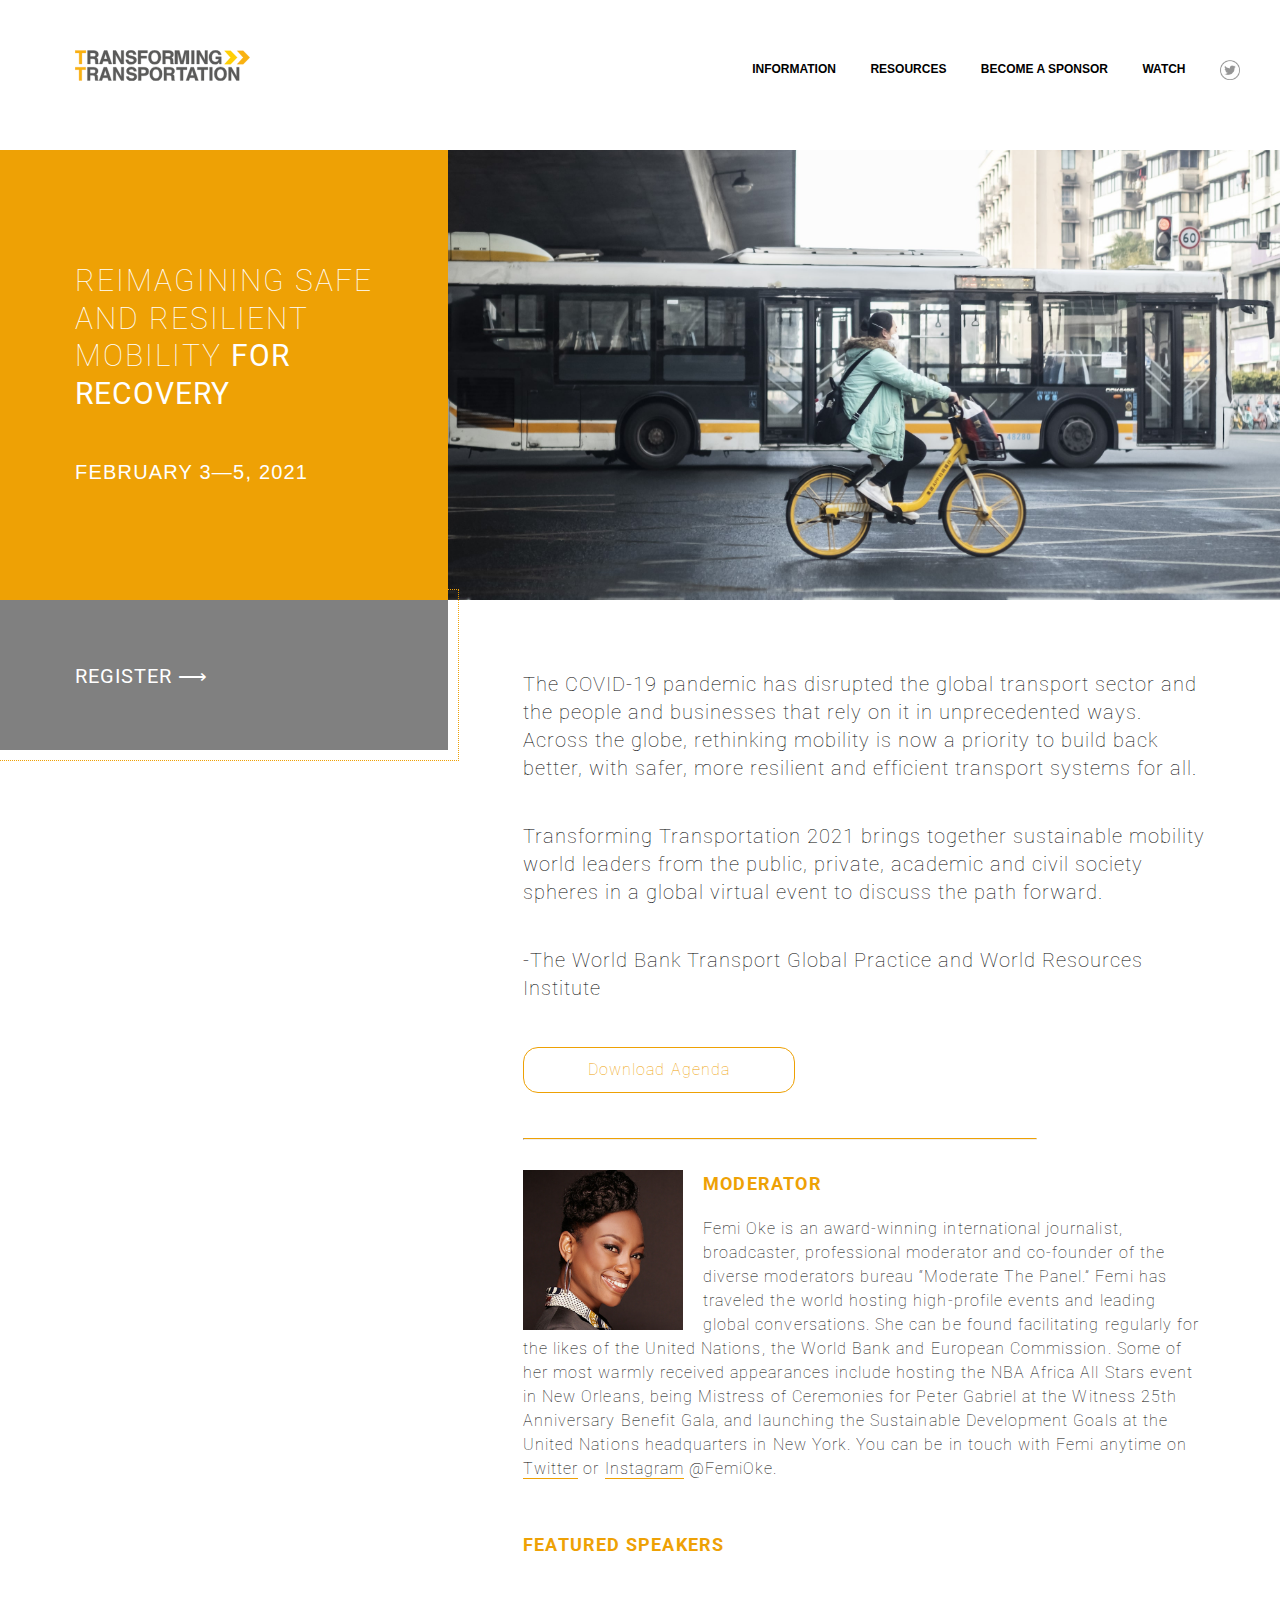
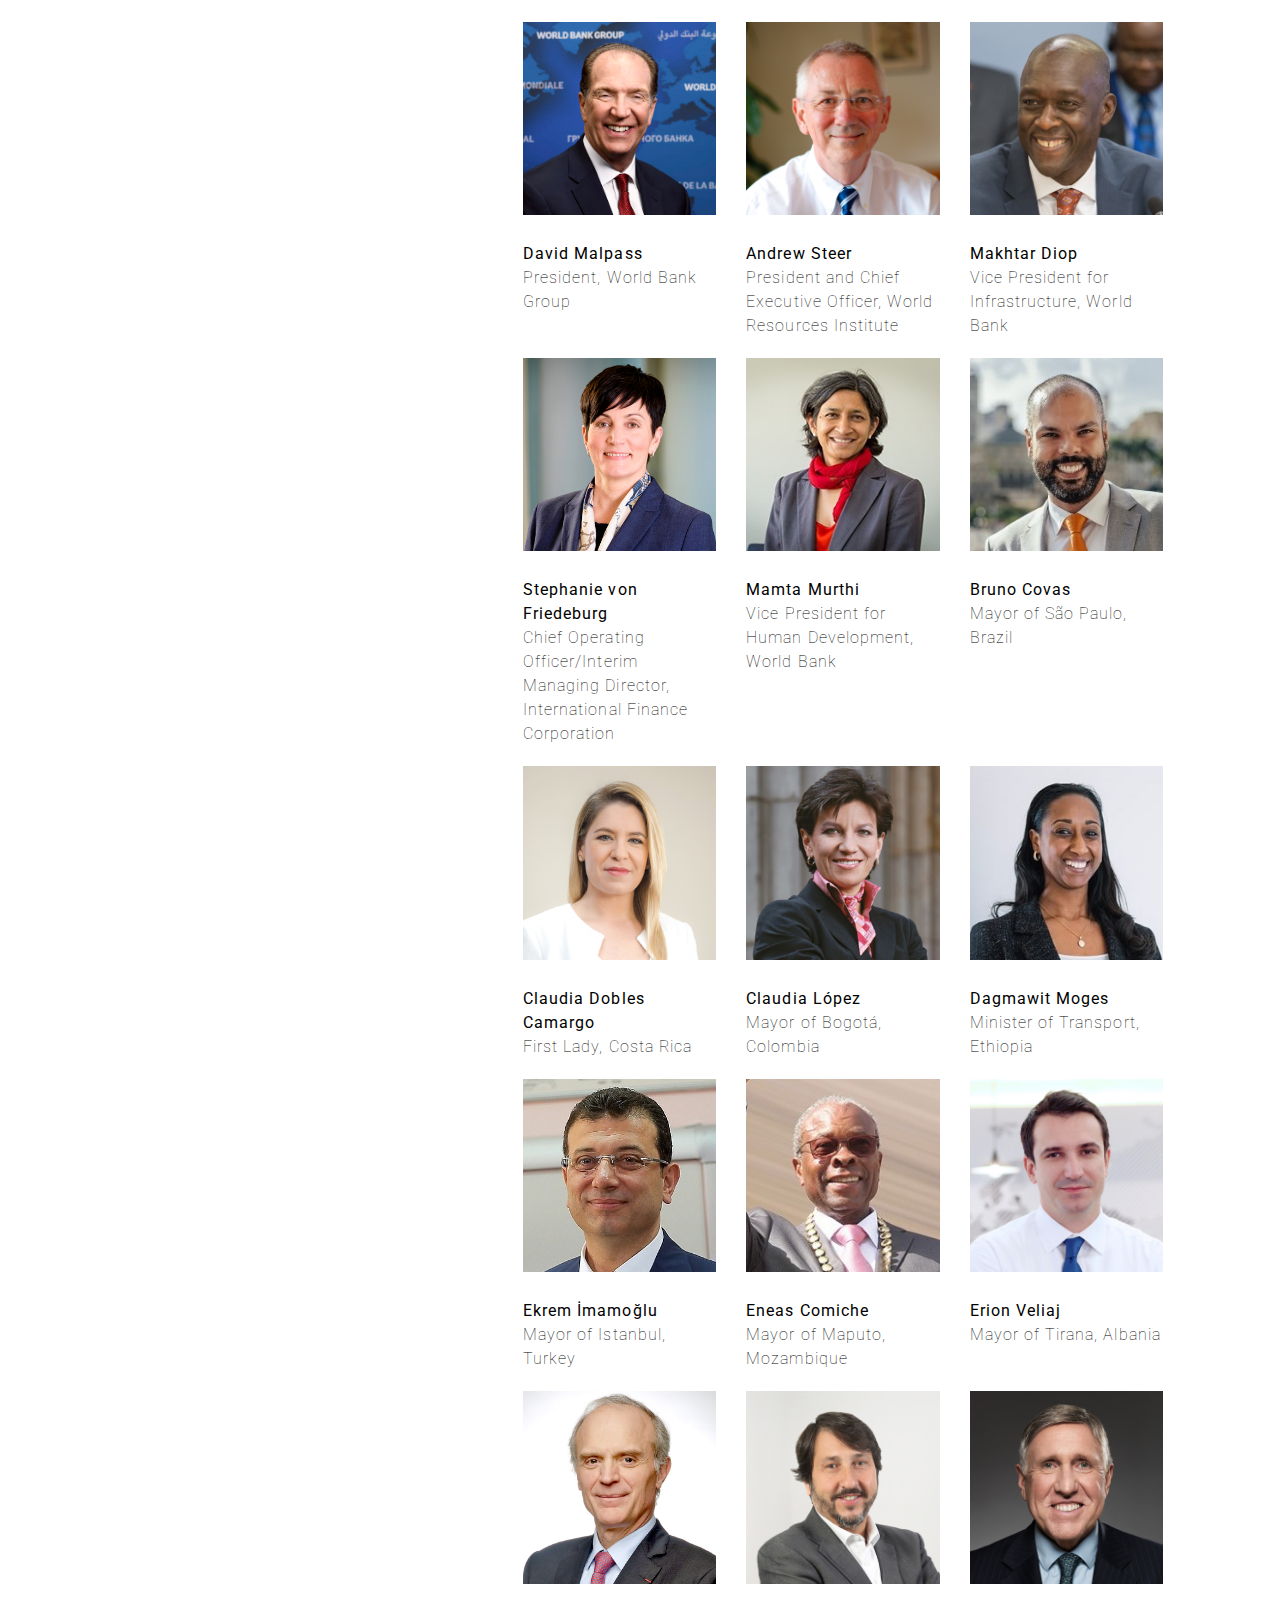
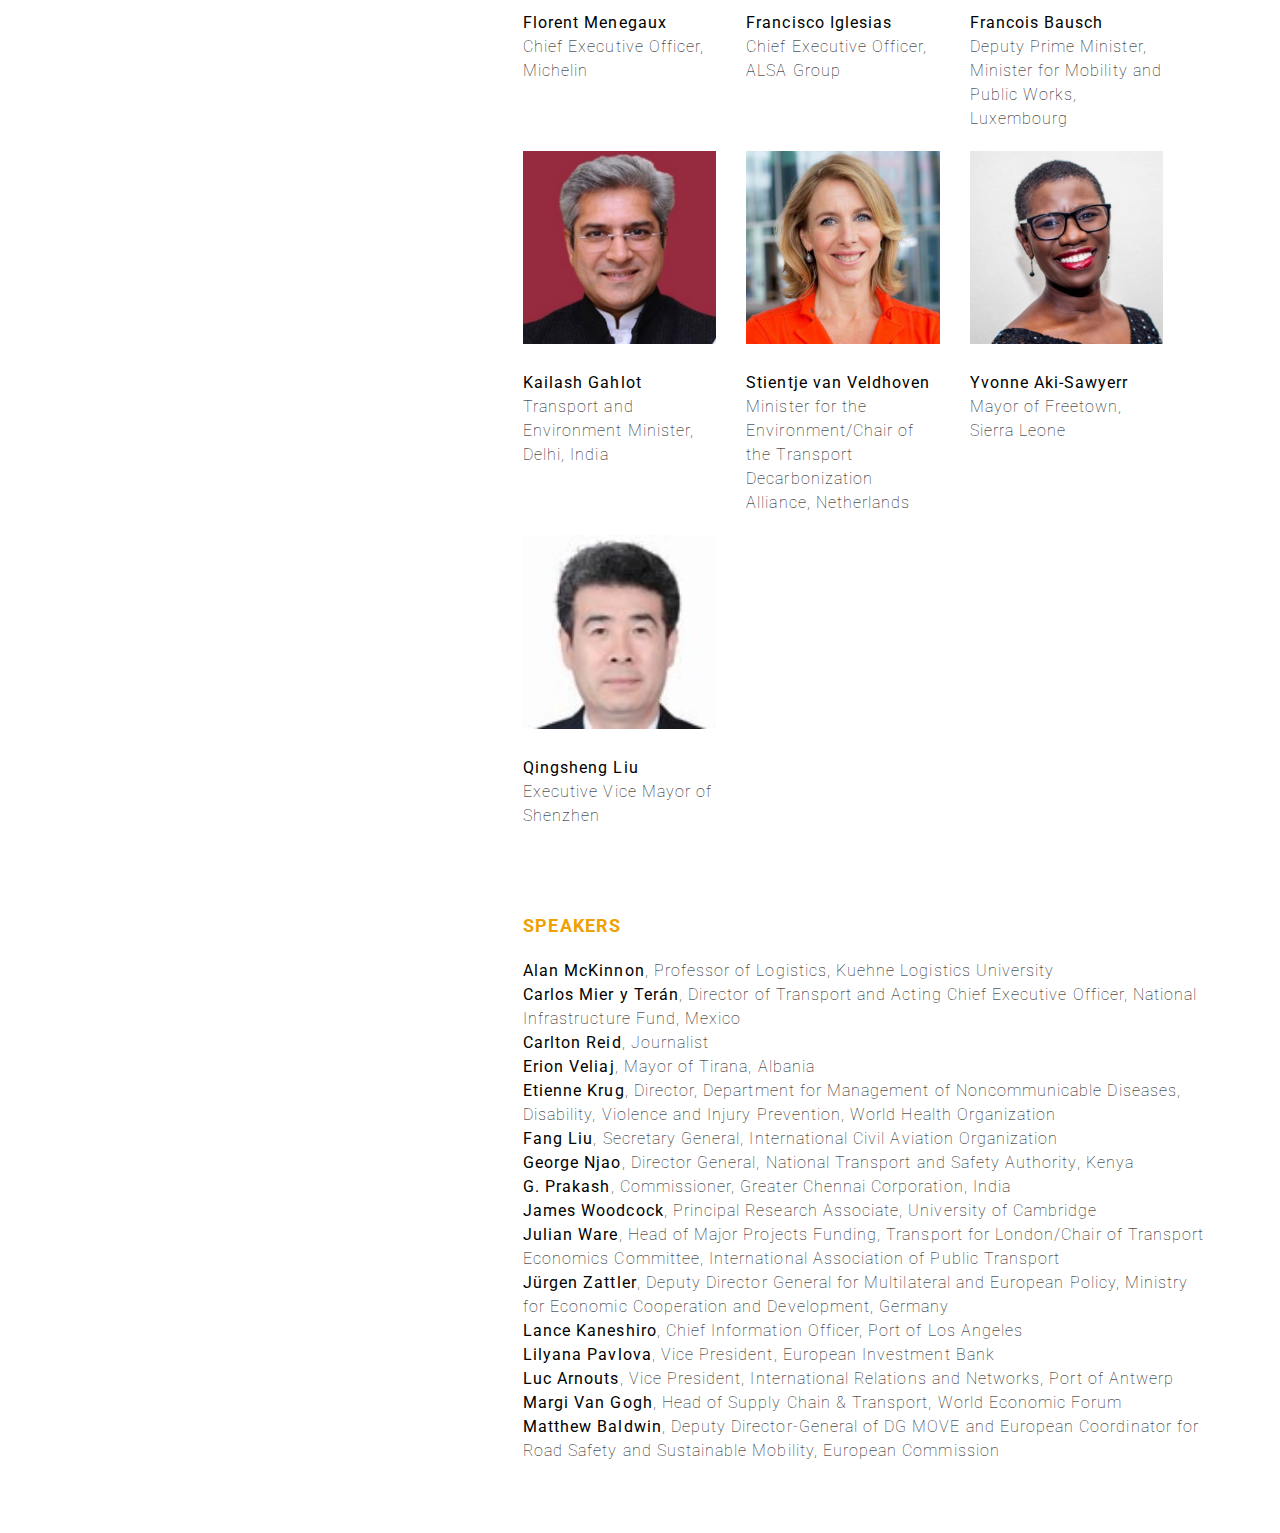
<file: transforming-transportation/index.html>
<!DOCTYPE html>
<html lang="en">
<head>

<!-- Global site tag (gtag.js) - Google Analytics -->
<script async src="https://www.googletagmanager.com/gtag/js?id=UA-1706823-30"></script>
<script>
  window.dataLayer = window.dataLayer || [];
  function gtag(){dataLayer.push(arguments);}
  gtag('js', new Date());

  gtag('config', 'UA-1706823-30');
</script>

<title>Transforming Transportation</title>
<meta name="viewport" content="width=device-width, initial-scale=1.0">
<meta charset="UTF-8">
<meta name="description" content="Transforming Transportation 2021, co-hosted by the World Resources Institute and the World Bank, will take place virtually from February 3-5, 2021.">
<meta name="keywords" content="transforming transportation, cities, transforming transportation 2019, mobility conference, WRI Ross Center for Sustainable Cities, World Bank, EMBARQ">
<meta name="author" content="WRI Ross Center for Sustainable Cities">
<meta property="og:url" content="https://www.transformingtransportation.org/" />
<meta property="og:type" content="website" />
<meta property="og:title" content="Transforming Transportation" />
<meta property="og:description" content="Transforming Transportation 2021 will bring together sustainable mobility world leaders from the public, private, academic and civil society spheres in a global virtual event to discuss the path forward." />
<meta property="og:image" content="https://www.transformingtransportation.org/files/tt-home-hero-2021.jpg" />
<link href="https://fonts.googleapis.com/css?family=Roboto:300,400,500,600,700" rel="stylesheet">
<link rel="shortcut icon" href="files/tt-favicon.ico" type="image/x-icon">
<link rel="stylesheet" href="css/normalize.css" type="text/css">
<link rel="stylesheet" href="css/style.css" type="text/css">

</head>



<body>

  <header>
    <div id="tt-header">
         <a href="/"><img class="tt-logo" src="files/tt-logo.svg"></a>
           <label for="tt-responsive">&#9776;</label>
           <input type="checkbox" id="tt-responsive">
            <nav>
              <ul>
              <li><a href="information">Information</a></li>
              <li><a href="resources">Resources</a></li>
              <li><a href="become-a-sponsor">Become a Sponsor</li></a>
              <li><a href="https://live.worldbank.org/transforming-transportation-2021" target="_blank">Watch</a></li>
              <li><a href="https://twitter.com/hashtag/TTDC21" target="_blank"><img src="files/twitter-icon.png"></a></li>
             </ul>
            </nav>
    </div>
  </header>

 <div id="main-body">

    <div id="section-1">
       <div id="section-1-1">
          <p class="tt-theme tt-section">Reimagining Safe and Resilient Mobility  <span class="tt-font-bold">For Recovery</span><br/></br/>
          <span class="tt-date">February 3&mdash;5, 2021</span></p>
       </div>
     
      <div id="section-1-2"></div>
   </div>
 
   <div id="section-2">
       <div id="section-2-1" class="tt-section">
          <a href="https://hopin.com/events/transforming-transportation-2021"><p class="tt-agenda-button">Register &#10230;</p></a>
       </div>
     
      <div id="section-2-2" class="tt-section">
         
         <p class="tt-intro">The COVID-19 pandemic has disrupted the global transport sector and the people and businesses that rely on it in unprecedented ways. Across the globe, rethinking mobility is now a priority to build back better, with safer, more resilient and efficient transport systems for all.</p>
         
         <p class="tt-intro">Transforming Transportation 2021 brings together sustainable mobility world leaders from the public, private, academic and civil society spheres in a global virtual event to discuss the path forward.</p>
         
         <p class="tt-intro">-The World Bank Transport Global Practice and World Resources Institute</p>

         <p class="tt-download"><a href="files/2021-agenda.pdf">Download Agenda</a></p>
         
         <hr class="tt-hr">
         
         <div class="tt-featured-speaker">
         
         <img src="files/femi-oke.jpg">
         
         <h2 class="tt-bold-header">Moderator</h2>
         
         <p class="tt-bold">Femi Oke is an award-winning international journalist, broadcaster, professional moderator and co-founder of the diverse moderators bureau “Moderate The Panel.” Femi has traveled the world hosting high-profile events and leading global conversations. She can be found facilitating regularly for the likes of the United Nations, the World Bank and European Commission. Some of her most warmly received appearances include hosting the NBA Africa All Stars event in New Orleans, being Mistress of Ceremonies for Peter Gabriel at the Witness 25th Anniversary Benefit Gala, and launching the Sustainable Development Goals at the United Nations headquarters in New York. You can be in touch with Femi anytime on <a class="tt-highlighted" href="https://twitter.com/femioke" style="color: black;">Twitter</a> or <a class="tt-highlighted" href="https://instagram.com/femioke" style="color: black;">Instagram</a> @FemiOke.</p>
         
         </div>
         
        <h2 class="tt-bold-header">Featured Speakers</h2>
        
        <p>&nbsp;</p>
        
        	<div class="featured-speakers">

				<div class="featured-speaker"><img src="files/david-malpass.jpg" />
				<p><strong>David Malpass</strong><br />
				President, World Bank Group</p>
				</div>

				<div class="featured-speaker"><img src="files/andrew-steer.jpg" />
				<p><strong>Andrew Steer</strong><br />
				President and Chief Executive Officer, World Resources Institute</p>
				</div>

				<div class="featured-speaker"><img src="files/makhtar-diop.jpg" />
				<p><strong>Makhtar Diop</strong><br />
				Vice President for Infrastructure, World Bank</p>
				</div>

				<div class="featured-speaker"><img src="files/stephanie-von-friedeburg.jpg" />
				<p><strong>Stephanie von Friedeburg</strong><br />
				Chief Operating Officer/Interim Managing Director, International Finance Corporation</p>
				</div>

				<div class="featured-speaker"><img src="files/mamta-murthi.jpg" />
				<p><strong>Mamta Murthi</strong><br />
				Vice President for Human Development, World Bank</p>
				</div>

				<div class="featured-speaker"><img src="files/bruno-covas.jpg" />
				<p><strong>Bruno Covas</strong><br />
				Mayor of S&atilde;o Paulo, Brazil</p>
				</div>

				<div class="featured-speaker"><img src="files/claudia-dobles-camargo.jpg" />
				<p><strong>Claudia Dobles Camargo</strong><br />
				First Lady, Costa Rica</p>
				</div>

				<div class="featured-speaker"><img src="files/claudia-lopez.jpg" />
				<p><strong>Claudia L&oacute;pez</strong><br />
				Mayor of Bogot&aacute;, Colombia</p>
				</div>

				<div class="featured-speaker"><img src="files/dagmawit-moges.jpg" />
				<p><strong>Dagmawit Moges</strong><br />
				Minister of Transport, Ethiopia</p>
				</div>

				<div class="featured-speaker"><img src="files/ekrem-imamoglu.jpg" />
				<p><strong>Ekrem İmamoğlu</strong><br />
				Mayor of Istanbul, Turkey</p>
				</div>

				<div class="featured-speaker"><img src="files/eneas-comiche.jpg" />
				<p><strong>Eneas Comiche</strong><br />
				Mayor of Maputo, Mozambique</p>
				</div>

				<div class="featured-speaker"><img src="files/erion-veliaj.jpg" />
				<p><strong>Erion Veliaj</strong><br />
				Mayor of Tirana, Albania</p>
				</div>

				<div class="featured-speaker"><img src="files/florent-menegaux.jpg" />
				<p><strong>Florent Menegaux</strong><br />
				Chief Executive Officer, Michelin</p>
				</div>

				<div class="featured-speaker"><img src="files/francisco-iglesias.jpg" />
				<p><strong>Francisco Iglesias</strong><br />
				Chief Executive Officer, ALSA Group</p>
				</div>

				<div class="featured-speaker"><img src="files/francois-bausch.jpg" />
				<p><strong>Francois Bausch</strong><br />
				Deputy Prime Minister, Minister for Mobility and Public Works, Luxembourg</p>
				</div>

				<div class="featured-speaker"><img src="files/kailash-gahlot.jpg" />
				<p><strong>Kailash Gahlot</strong><br />
				Transport and Environment Minister, Delhi, India</p>
				</div>

				<div class="featured-speaker"><img src="files/stientje-van-veldhoven.jpg" />
				<p><strong>Stientje van Veldhoven</strong><br />
				Minister for the Environment/Chair of the Transport Decarbonization Alliance, Netherlands</p>
				</div>

				<div class="featured-speaker"><img src="files/yvonne-aki-sawyerr.jpg" />
				<p><strong>Yvonne Aki-Sawyerr</strong><br />
				Mayor of Freetown, Sierra Leone</p>
				</div>

				<div class="featured-speaker"><img src="files/qingsheng-liu.jpg" />
				<p><strong>Qingsheng Liu</strong><br />
				Executive Vice Mayor of Shenzhen</p>
				</div>

			</div>
			
			<p>&nbsp;</p>  
			
			<h2 class="tt-bold-header">Speakers</h2>
			
			<p><strong>Alan McKinnon</strong>, Professor of Logistics, Kuehne Logistics University<br />
			<strong>Carlos Mier y Ter&aacute;n</strong>, Director of Transport and Acting Chief Executive Officer, National Infrastructure Fund, Mexico<br />
			<strong>Carlton Reid</strong>, Journalist<br />
			<strong>Erion Veliaj</strong>, Mayor of Tirana, Albania<br />
			<strong>Etienne Krug</strong>, Director, Department for Management of Noncommunicable Diseases, Disability, Violence and Injury Prevention, World Health Organization<br />
			<strong>Fang Liu</strong>, Secretary General, International Civil Aviation Organization<br />
			<strong>George Njao</strong>, Director General, National Transport and Safety Authority, Kenya<br />
			<strong>G. Prakash</strong>, Commissioner, Greater Chennai Corporation, India<br />
			<strong>James Woodcock</strong>, Principal Research Associate, University of Cambridge<br />
			<strong>Julian Ware</strong>, Head of Major Projects Funding, Transport for London/Chair of Transport Economics Committee, International Association of Public Transport<br />
			<strong>J&uuml;rgen Zattler</strong>, Deputy Director General for Multilateral and European Policy, Ministry for Economic Cooperation and Development, Germany<br />
			<strong>Lance Kaneshiro</strong>, Chief Information Officer, Port of Los Angeles<br />
			<strong>Lilyana Pavlova</strong>, Vice President, European Investment Bank<br />
			<strong>Luc Arnouts</strong>, Vice President, International Relations and Networks, Port of Antwerp<br />
			<strong>Margi Van Gogh</strong>, Head of Supply Chain &amp; Transport, World Economic Forum<br />
			<strong>Matthew Baldwin</strong>, Deputy Director-General of DG MOVE and European Coordinator for Road Safety and Sustainable Mobility, European Commission</p>
	 
         
      </div>
   
    </div>
 
 </div>


</body>


</html>
</file>
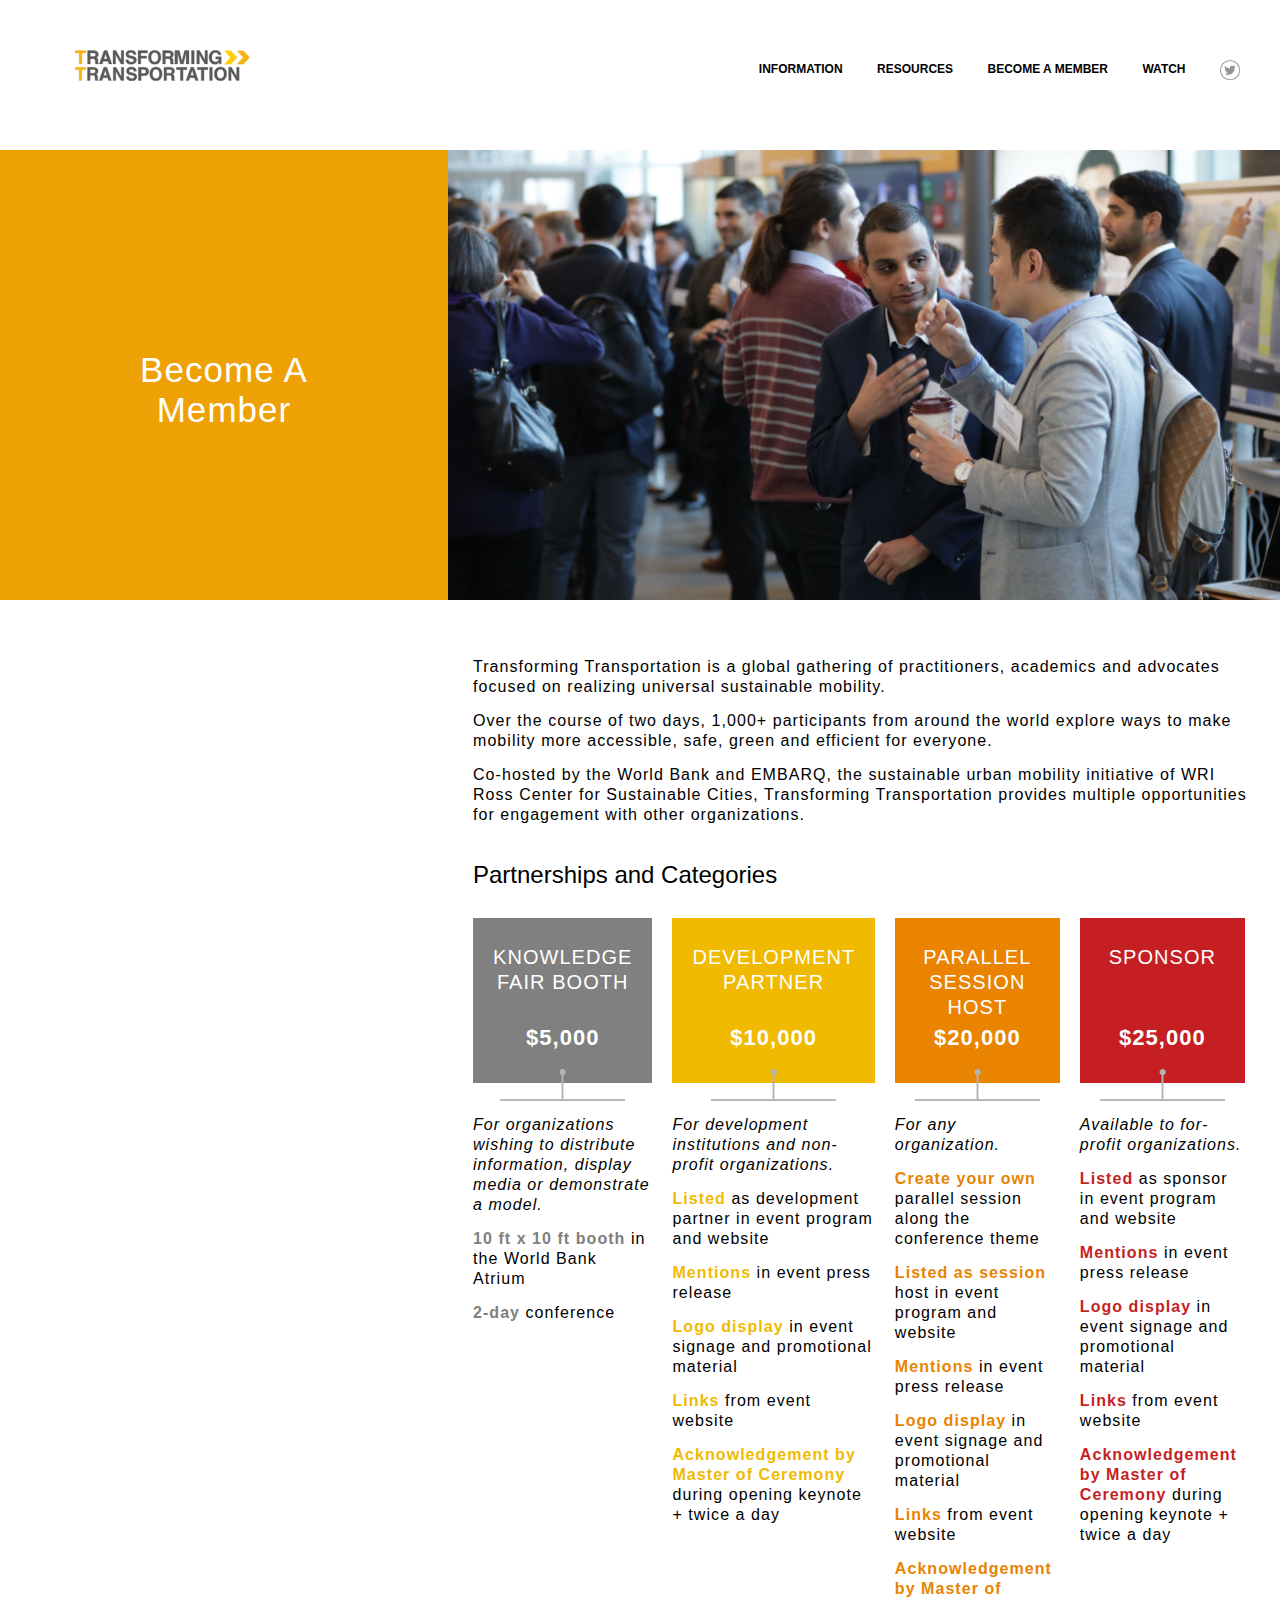
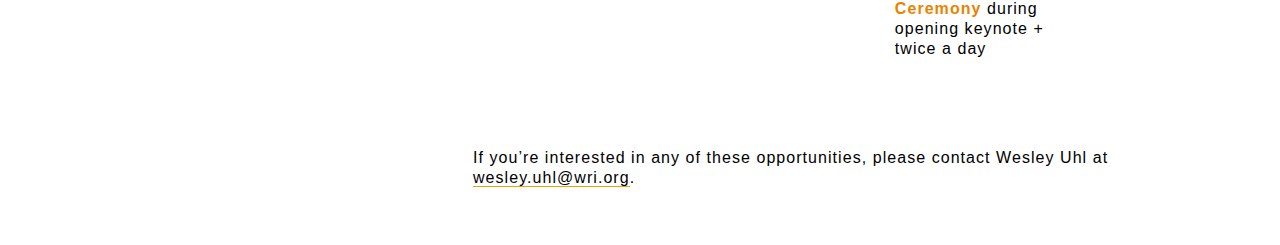
<file: transforming-transportation/become-a-member/index.html>
<!DOCTYPE html>
<html lang="en">
<head>

<!-- Global site tag (gtag.js) - Google Analytics -->
<script async src="https://www.googletagmanager.com/gtag/js?id=UA-1706823-30"></script>
<script>
  window.dataLayer = window.dataLayer || [];
  function gtag(){dataLayer.push(arguments);}
  gtag('js', new Date());

  gtag('config', 'UA-1706823-30');
</script>

<title>Transforming Transportation | Become A Member</title>
<meta name="viewport" content="width=device-width">
<meta charset="UTF-8">
<meta name="description" content="Transforming Transportation 2020, co-hosted by the World Resources Institute and the World Bank, will take place January 16-17, 2020 at the World Bank.">
<meta name="keywords" content="transforming transportation, cities, transforming transportation 2019, mobility conference, WRI Ross Center for Sustainable Cities, World Bank, EMBARQ">
<meta name="author" content="WRI Ross Center for Sustainable Cities">
<meta property="og:url" content="https://www.transformingtransportation.org/resources/" />
<meta property="og:type" content="website" />
<meta property="og:title" content="Transforming Transportation | 2020" />
<meta property="og:description" content="The World Bank and EMBARQ, the sustainable mobility initiative of WRI Ross Center for Sustainable Cities invite you to Transforming Transportation 2020 at the World Bank Headquarters in Washington, DC." />
<meta property="og:image" content="https://www.transformingtransportation.org/files/tt-hero.jpg" />
<link rel="shortcut icon" href="../files/tt-favicon.ico" type="image/x-icon">
<link rel="stylesheet" href="../css/normalize.css" type="text/css">
<link rel="stylesheet" href="../css/style.css" type="text/css">
</head>



<body>
    <header>
        <div id="tt-header">
             
             <a href="../"><img class="tt-logo" src="../files/tt-logo.svg"></a>
             <label for="tt-responsive">&#9776;</label>
             <input type="checkbox" id="tt-responsive">
             <nav>
               
               <ul>
                  <li><a href="../information">Information</a></li>
                  <li><a href="../resources">Resources</a></li>
                  <li>Become A Member</li>
                  <li><a href="https://live.worldbank.org/transforming-transportation-2019" target="_blank">Watch</a></li>
                  <li><a href="https://twitter.com/hashtag/TTDC19" target="_blank"><img src="../files/twitter-icon.png"></a></li>
               </ul>
             </nav>
       </div>
   </header>

   <div id="main-body">

        <div id="section-1">
            
            <div id="section-1-1" class="tt-section">
    
              <h1>Become A Member</h1>

            </div>
     
           <div id="section-1-2" class="tt-section tt-page-2 tt-member"></div>
        
        </div>
 
        <div id="section-2">
     
           <div id="section-2-1" class="tt-section tt-page-2"></div>
     
           <div id="section-2-2" class="tt-section tt-resources tt-page-2">       
                  
				<p>Transforming Transportation is a global gathering of practitioners, academics and advocates focused on realizing universal sustainable mobility.</p>

				<p>Over the course of two days, 1,000+ participants from around the world explore ways to make mobility more accessible, safe, green and efficient for everyone.</p>

				<p>Co-hosted by the World Bank and EMBARQ, the sustainable urban mobility initiative of WRI Ross Center for Sustainable Cities, Transforming Transportation provides multiple opportunities for engagement with other organizations.</p>
				
			<h2 class="tt-resources-header">Partnerships and Categories</h2>
			
			<div id="tt-member">


	<div class="tt-member-block tt-knowledge">
		<div class="tt-member-block-header">
			<p>KNOWLEDGE FAIR BOOTH</p>
			<p>$5,000</p>
		</div>		

		<p><em>For organizations wishing to distribute information, display media or demonstrate a model.</em></p>

		<p><strong>10 ft x 10 ft booth</strong> in the World Bank Atrium</p>

		<p><strong>2-day</strong> conference</p>
		
	</div>

    <div class="tt-member-block tt-development">
		<div class="tt-member-block-header">
			<p>DEVELOPMENT PARTNER</p>
			<p>$10,000</p>
		</div>		

		<p><em>For development institutions and non-profit organizations.</em></p>

		<p><strong>Listed</strong> as development partner in event program and website</p>

		<p><strong>Mentions</strong> in event press release</p>

		<p><strong>Logo display</strong> in event signage and promotional material</p>

		<p><strong>Links</strong> from event website</p>

		<p><strong>Acknowledgement by Master of Ceremony</strong> during opening keynote + twice a day</p>
	
	</div>	


	<div class="tt-member-block tt-parallel">
		<div class="tt-member-block-header">
			<p>PARALLEL SESSION HOST</p>
			<p>$20,000</p>
		</div>

		<p><em>For any organization.</em></p>

		<p><strong>Create your own</strong> parallel session along the conference theme</p>

		<p><strong>Listed as session</strong> host in event program and website</p>

		<p><strong>Mentions</strong> in event press release</p>

		<p><strong>Logo display</strong> in event signage and promotional material</p>

		<p><strong>Links</strong> from event website</p>

		<p><strong>Acknowledgement by Master of Ceremony</strong> during opening keynote + twice a day</p>
		
	</div>	


	<div class="tt-member-block tt-member-sponsor">
		<div class="tt-member-block-header">
			<p>SPONSOR</p>
			<p>$25,000</p>
		</div>
		
		<p><em>Available to for-profit organizations.</em></p>

		<p><strong>Listed</strong> as sponsor in event program and website</p>

		<p><strong>Mentions</strong> in event press release</p>

		<p><strong>Logo display</strong> in event signage and promotional material</p>

		<p><strong>Links</strong> from event website</p>

		<p><strong>Acknowledgement by Master of Ceremony</strong> during opening keynote + twice a day</p>
	</div>
	
</div>
			
		  <p>If you’re interested in any of these opportunities, please contact Wesley Uhl at <a href="mailto:wesley.uhl@wri.org">wesley.uhl@wri.org</a>.</p>

          </div>
     </div>
   
</div>
 

</body>

</html>
</file>
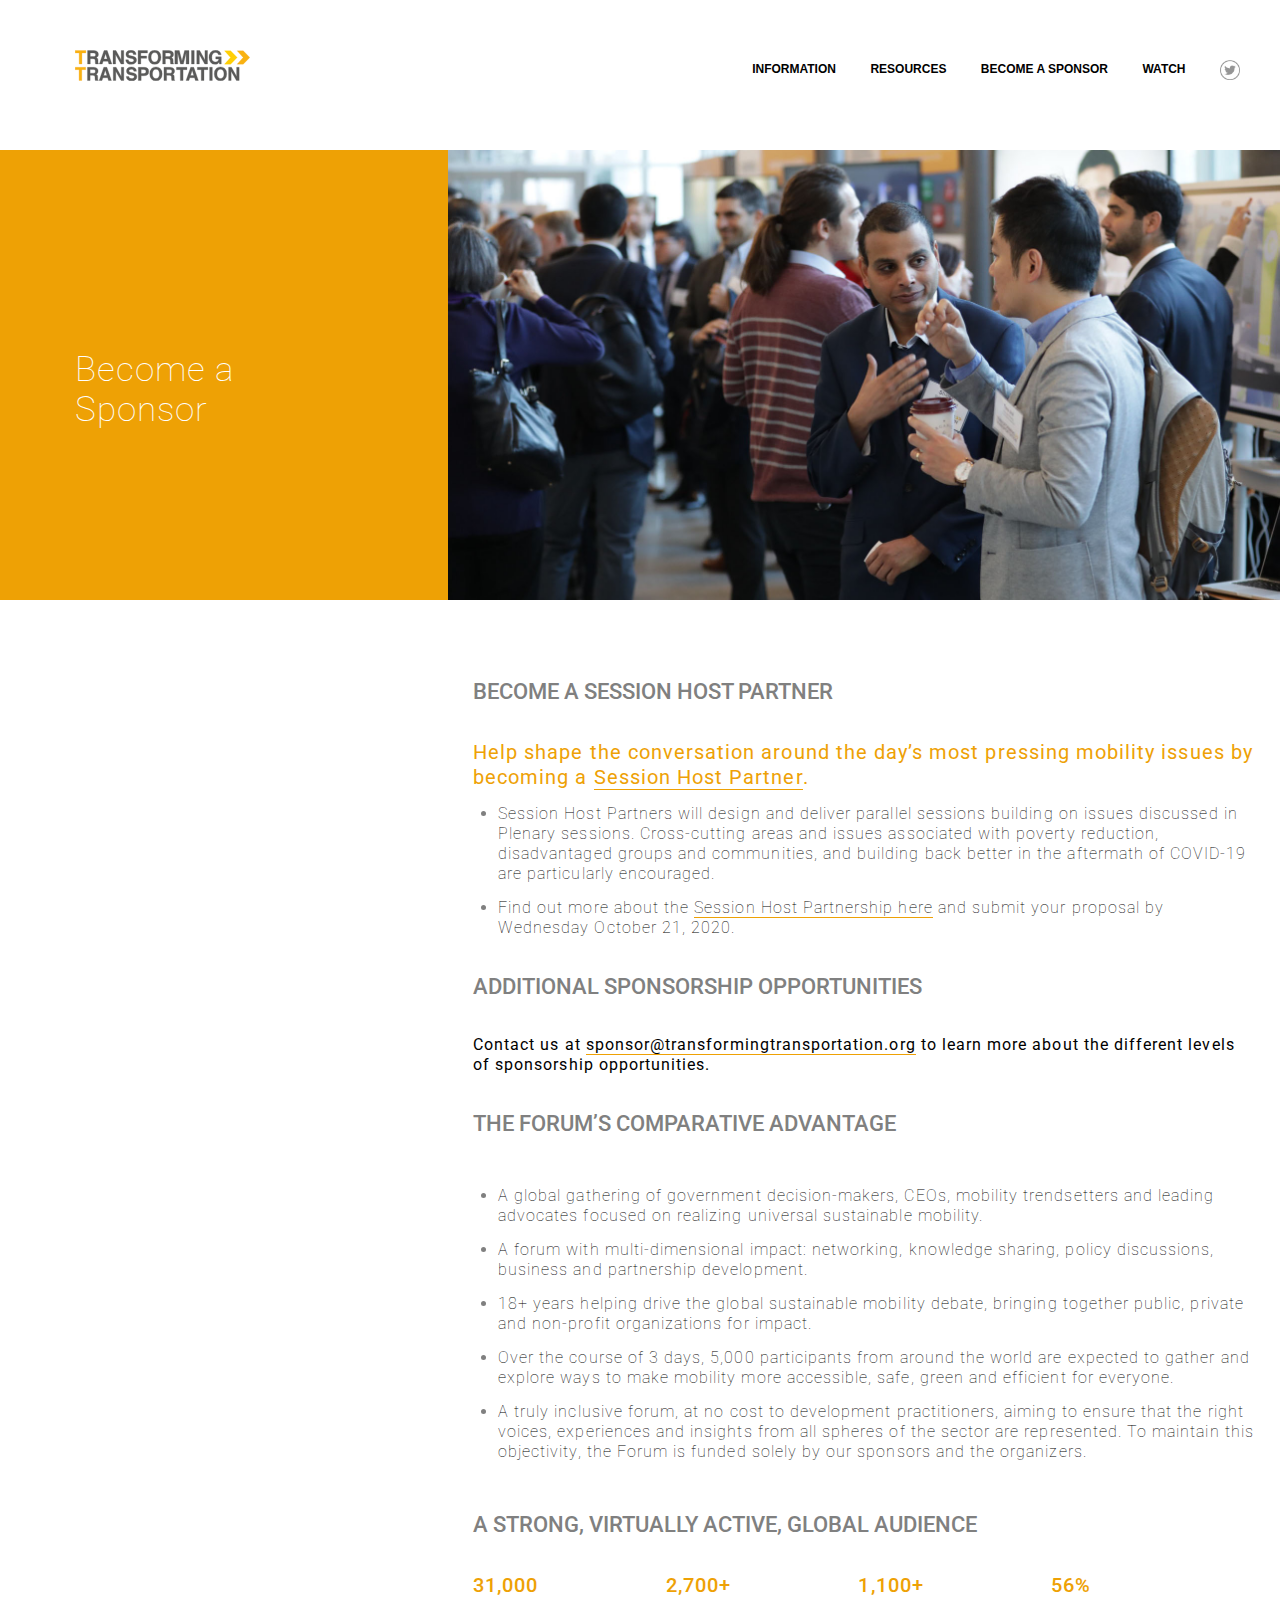
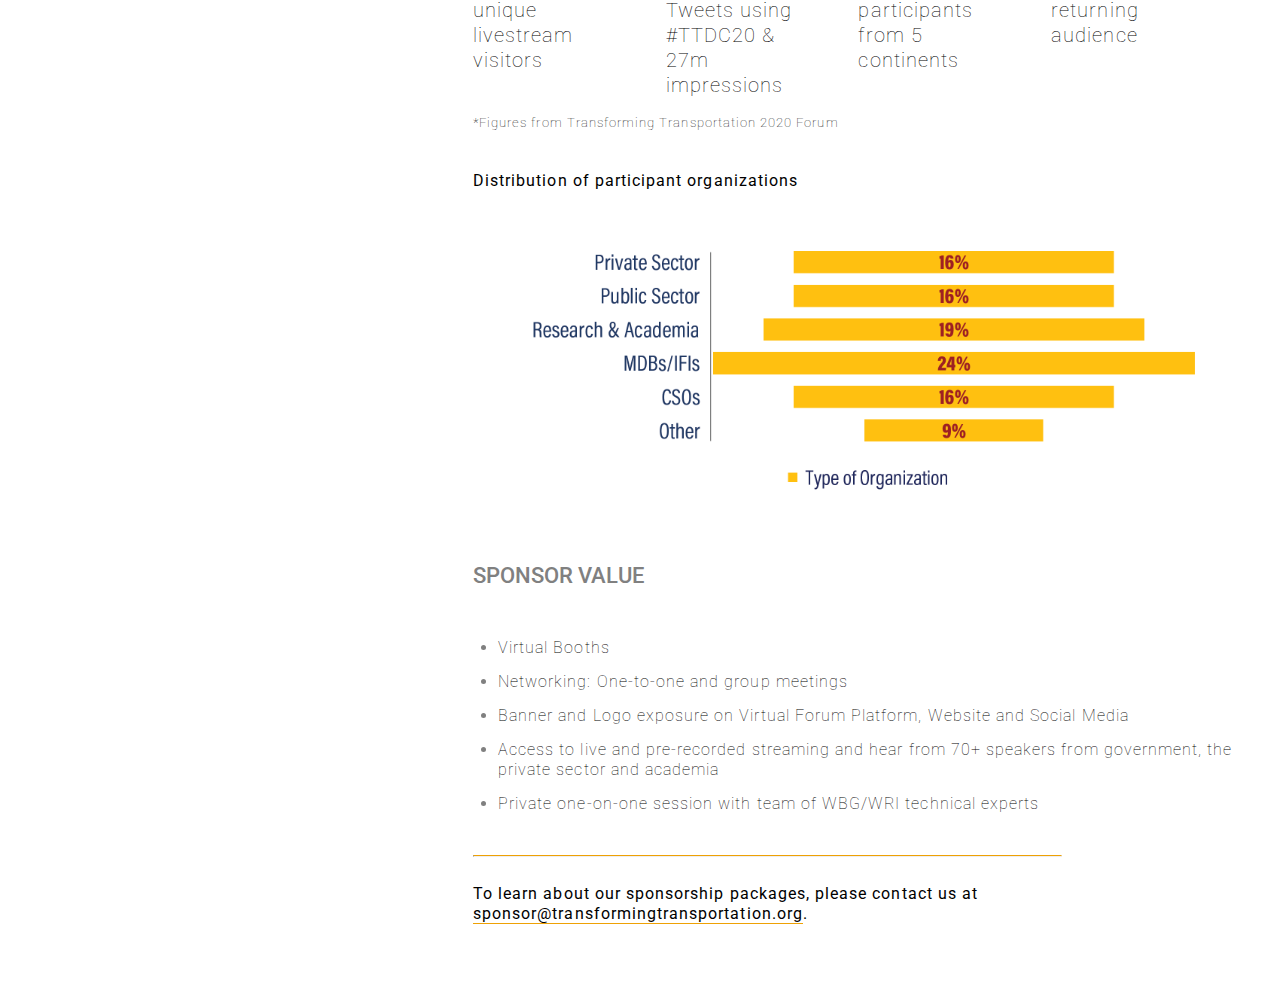
<file: transforming-transportation/become-a-sponsor/index.html>
<!DOCTYPE html>
<html lang="en">
<head>

<!-- Global site tag (gtag.js) - Google Analytics -->
<script async src="https://www.googletagmanager.com/gtag/js?id=UA-1706823-30"></script>
<script>
  window.dataLayer = window.dataLayer || [];
  function gtag(){dataLayer.push(arguments);}
  gtag('js', new Date());

  gtag('config', 'UA-1706823-30');
</script>

<title>Transforming Transportation | Become A Sponsor</title>
<meta name="viewport" content="width=device-width">
<meta charset="UTF-8">
<meta name="description" content="Transforming Transportation 2021, co-hosted by the World Resources Institute and the World Bank, will take place virtually from February 3-5, 2021.">
<meta name="keywords" content="transforming transportation, cities, transforming transportation 2019, mobility conference, WRI Ross Center for Sustainable Cities, World Bank, EMBARQ">
<meta name="author" content="WRI Ross Center for Sustainable Cities">
<meta property="og:url" content="https://www.transformingtransportation.org/become-a-sponsor/" />
<meta property="og:type" content="website" />
<meta property="og:title" content="Transforming Transportation | Become a Sponsor" />
<meta property="og:description" content="Transforming Transportation 2021 will bring together sustainable mobility world leaders from the public, private, academic and civil society spheres in a global virtual event to discuss the path forward." />
<meta property="og:image" content="https://www.transformingtransportation.org/files/tt-member-header-2021.jpg" />
<link href="https://fonts.googleapis.com/css?family=Roboto:300,400,500,600,700" rel="stylesheet">
<link rel="shortcut icon" href="../files/tt-favicon.ico" type="image/x-icon">
<link rel="stylesheet" href="../css/normalize.css" type="text/css">
<link rel="stylesheet" href="../css/style.css" type="text/css">
</head>



<body>

    <header>
        <div id="tt-header">
             
             <a href="../"><img class="tt-logo" src="../files/tt-logo.svg"></a>
             <label for="tt-responsive">&#9776;</label>
             <input type="checkbox" id="tt-responsive">
             <nav>
               
               <ul>
                  <li><a href="../information">Information</a></li>
                  <li><a href="../resources">Resources</a></li>
                  <li>Become a Sponsor</li>
                  <li><a href="https://live.worldbank.org/transforming-transportation-2021" target="_blank">Watch</a></li>
                  <li><a href="https://twitter.com/hashtag/TTDC21" target="_blank"><img src="../files/twitter-icon.png"></a></li>
               </ul>
             </nav>
       </div>
   </header>

   <div id="main-body">

        <div id="section-1">
            
            <div id="section-1-1" class="tt-section">
    
              <h1 style="text-align: left;">Become a Sponsor</h1>

            </div>
     
           <div id="section-1-2" class="tt-section tt-page-2 tt-member"></div>
        
        </div>
 
        <div id="section-2">
     
           <div id="section-2-1" class="tt-section tt-page-2"></div>
     
           <div id="section-2-2" class="tt-section tt-resources tt-page-2">
           
           		<h2 class="tt-header-grey">BECOME A SESSION HOST PARTNER</h2>

				<p style="font-size: 20px; font-weight: 400; color: #eea105;">Help shape the conversation around the day&rsquo;s most pressing mobility issues by becoming a <a style="color: #eea105;" href="../files/tt-sponsorship-brochure-parallel-session-2021.pdf">Session Host Partner</a>.</p>

					<ul class="tt-list">
						<li><p>Session Host Partners will design and deliver parallel sessions building on issues discussed in Plenary sessions. Cross-cutting areas and issues associated with poverty reduction, disadvantaged groups and communities, and building back better in the aftermath of COVID-19 are particularly encouraged.</p></li>
						<li><p>Find out more about the <a href="../files/tt-sponsorship-brochure-parallel-session-2021.pdf">Session Host Partnership here</a> and submit your proposal by Wednesday October 21, 2020.</p></li>
					</ul>

				<h2 class="tt-header-grey">ADDITIONAL SPONSORSHIP OPPORTUNITIES</h2>

				<p><strong>Contact us at <a href="mailto:sponsor@transformingtransportation.org" rel="noreferrer noopener" target="_blank">sponsor@transformingtransportation.org</a> to learn more about the different levels of sponsorship opportunities.</strong></p>
      
                  
				<h2 class="tt-header-grey">THE FORUM&rsquo;S COMPARATIVE ADVANTAGE</h2>

				<p>	
					<ul class="tt-list">
						<li><p>A global gathering of government decision-makers, CEOs, mobility trendsetters and leading advocates focused on realizing universal sustainable mobility.</p></li>
						<li><p>A forum with multi-dimensional impact: networking, knowledge sharing, policy discussions, business and partnership development.</p></li>
						<li><p>18+ years helping drive the global sustainable mobility debate, bringing together public, private and non-profit organizations for impact.</p></li>
						<li><p>Over the course of 3 days, 5,000 participants from around the world are expected to gather and explore ways to make mobility more accessible, safe, green and efficient for everyone.</p></li>
						<li><p>A truly inclusive forum, at no cost to development practitioners, aiming to ensure that the right voices, experiences and insights from all spheres of the sector are represented. To maintain this objectivity, the Forum is funded solely by our sponsors and the organizers.</p></li>
					</ul>
				</p>

				<h2 class="tt-header-grey">A STRONG, VIRTUALLY ACTIVE, GLOBAL AUDIENCE</h2>

				<div id="tt-stats">
				
					<div class="tt-stats">
				
					<p><span class="tt-gold">31,000</span><br />
					unique livestream<br />
					visitors</p>
				
					</div>
				
					<div class="tt-stats">

					<p><span class="tt-gold">2,700+</span><br />
					Tweets using<br />
					#TTDC20 &amp;<br />
					27m impressions</p>
				
					</div>
				
					<div class="tt-stats">

					<p><span class="tt-gold">1,100+</span><br />
					participants<br />
					from 5 continents</p>
				
					</div>
				
					<div class="tt-stats">

					<p><span class="tt-gold">56%</span><br />
					returning<br />
					audience&nbsp;</p>
				
					</div>
				
				</div>

				<p><small>*Figures from Transforming Transportation 2020 Forum</small></p>

				<p style="margin-top: 25px;"><strong>Distribution of participant organizations</strong></p>

				<p><img src="../files/tt-participant-distribution.png" width="100%"></p>

				
				<h2 class="tt-header-grey">SPONSOR VALUE</h2>

				<p>
					<ul class="tt-list">
						<li><p>Virtual Booths</p></li>
						<li><p>Networking: One-to-one and group meetings</p></li>
						<li><p>Banner and Logo exposure on Virtual Forum Platform, Website and Social Media</p></li>
						<li><p>Access to live and pre-recorded streaming and hear from 70+ speakers from government, the private sector and academia</p></li>
						<li><p>Private one-on-one session with team of WBG/WRI technical experts</p></li>
					</ul>
				</p>
				
				<hr class="tt-hr">

				<p><strong>To learn about our sponsorship packages, please contact us at <a href="mailto:sponsor@transformingtransportation.org" rel="noreferrer noopener" tabindex="-1" target="_blank" title="mailto:sponsor@transformingtransportation.org">sponsor@transformingtransportation.org</a>.</strong></p>


          </div>
     </div>
   
</div>
 

</body>

</html>
</file>
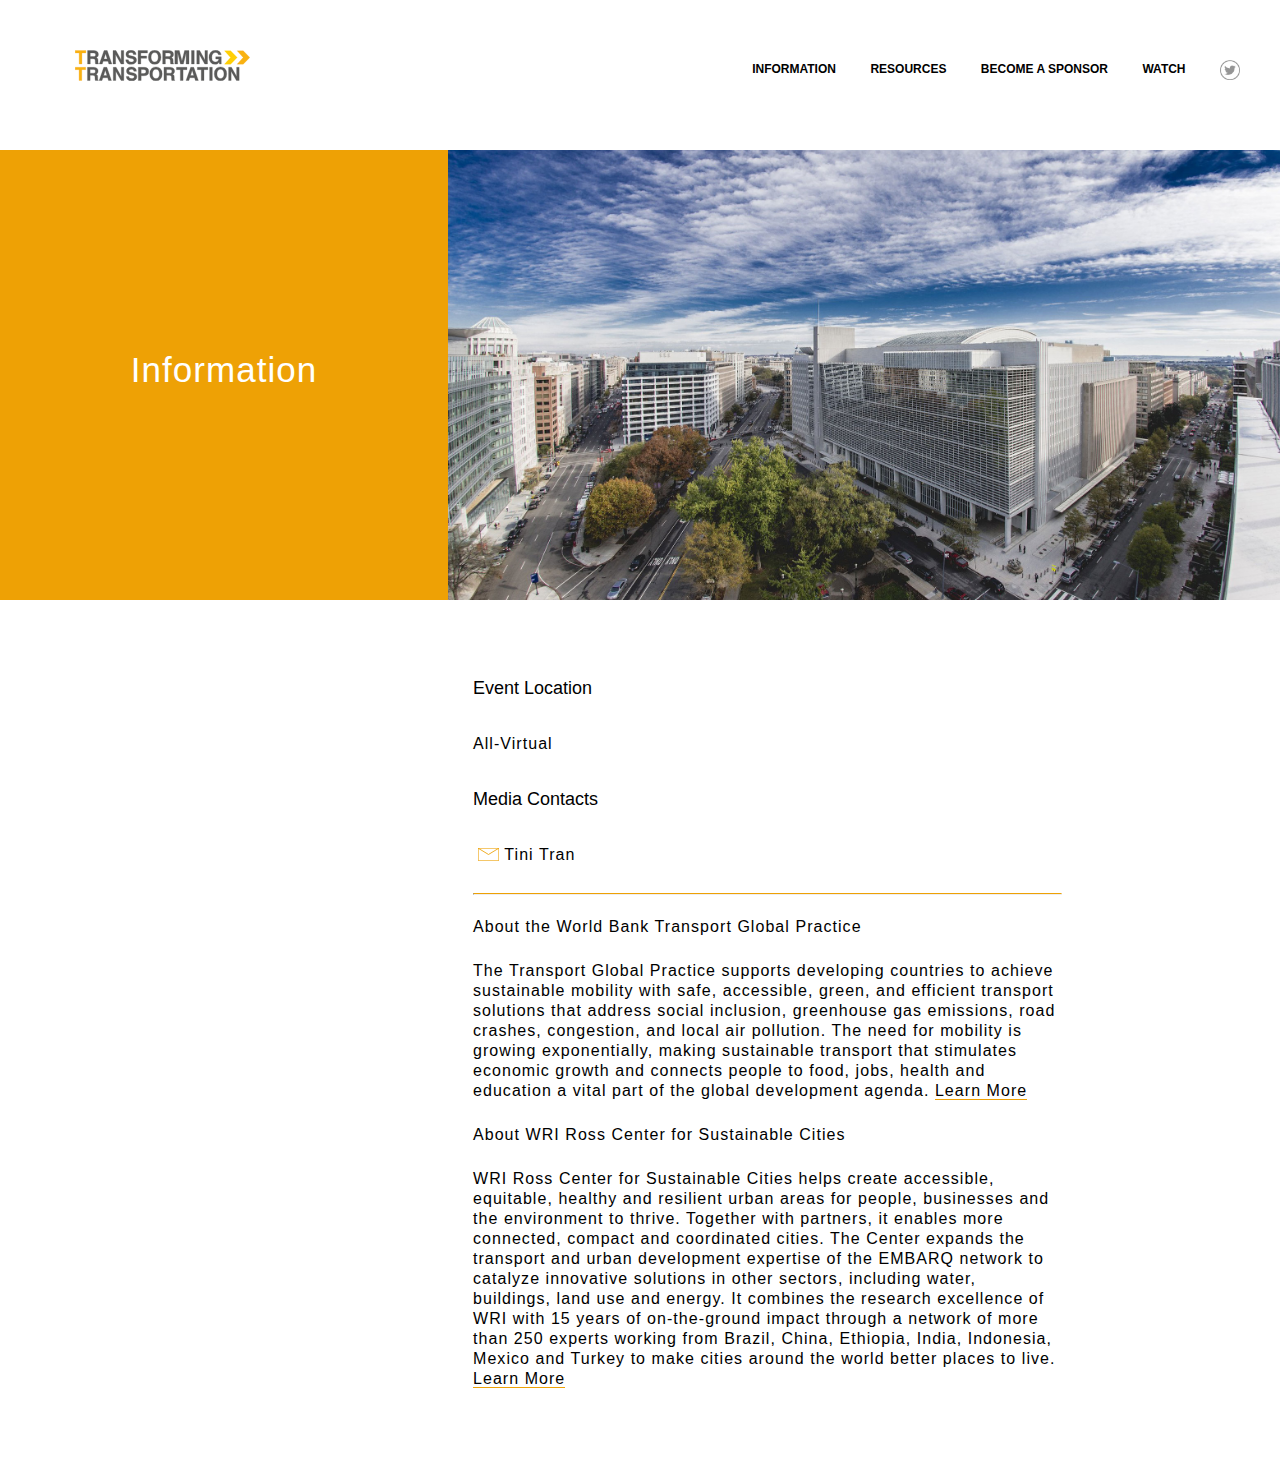
<file: transforming-transportation/information/index.html>
<!DOCTYPE html><html lang="en"><head><!-- Global site tag (gtag.js) - Google Analytics --><script async src="https://www.googletagmanager.com/gtag/js?id=UA-1706823-30"></script><script>  window.dataLayer = window.dataLayer || [];  function gtag(){dataLayer.push(arguments);}  gtag('js', new Date());  gtag('config', 'UA-1706823-30');</script><title>Transforming Transportation | Information</title><meta name="viewport" content="width=device-width, initial-scale=1.0"><meta charset="UTF-8"><meta name="description" content="Transforming Transportation 2021, co-hosted by the World Resources Institute and the World Bank, will take place virtually from February 3-5, 2021."><meta name="keywords" content="transforming transportation, cities, transforming transportation 2019, mobility conference, WRI Ross Center for Sustainable Cities, World Bank, EMBARQ"><meta name="author" content="WRI Ross Center for Sustainable Cities"><meta property="og:url" content="https://www.transformingtransportation.org/information/" /><meta property="og:type" content="website" /><meta property="og:title" content="Transforming Transportation | Information" /><meta property="og:description" content="Transforming Transportation 2021 will bring together sustainable mobility world leaders from the public, private, academic and civil society spheres in a global virtual event to discuss the path forward." /><meta property="og:image" content="https://www.transformingtransportation.org/files/world-bank-header.jpg" /><link rel="shortcut icon" href="../files/tt-favicon.ico" type="image/x-icon"><link rel="stylesheet" href="../css/normalize.css" type="text/css"><link rel="stylesheet" href="../css/style.css" type="text/css"></head><body>   <header>      <div id="tt-header">        <a href="../"><img class="tt-logo" src="../files/tt-logo.svg"></a>        <label for="tt-responsive">&#9776;</label>        <input type="checkbox" id="tt-responsive">        <nav>        <ul>          <li>Information</li>          <li><a href="../resources">Resources</a></li>          <li><a href="../become-a-sponsor">Become a Sponsor</li></a>          <li><a href="https://live.worldbank.org/transforming-transportation-2021" target="_blank">Watch</a></li>          <li><a href="https://twitter.com/hashtag/TTDC21" target="_blank"><img src="../files/twitter-icon.png"></a></li>        </ul>        </nav>      </div>   </header>   <div id="main-body" class="tt-page">       <div id="section-1">            <div id="section-1-1" class="tt-section">               <h1>Information</h1>            </div>                 <div id="section-1-2" class="tt-general-info"></div>       </div>        <div id="section-2">            <div id="section-2-1" class="tt-section tt-page"></div>                 <div id="section-2-2" class="tt-section tt-resources">                                  <h2>Event Location</h2>                                  <p>All-Virtual</p>                                  <h2>Media Contacts</h2>                 <p><a class="tt-contact" href="mailto:tini.tran@wri.org">Tini Tran</a></p>                          <hr class="tt-hr" />                                  <strong>About the World Bank Transport Global Practice</strong>                                  <p class="tt-about">The Transport Global Practice supports developing countries to achieve sustainable mobility with safe, accessible, green, and efficient transport solutions that address social inclusion, greenhouse gas emissions, road crashes, congestion, and local air pollution. The need for mobility is growing exponentially, making sustainable transport that stimulates economic growth and connects people to food, jobs, health and education a vital part of the global development agenda. <strong><a class="tt-highlighted" href="https://www.worldbank.org/en/topic/transport" target="blank">Learn More</a></strong></p>                                  <strong>About WRI Ross Center for Sustainable Cities</strong>                                  <p class="tt-about">WRI Ross Center for Sustainable Cities helps create accessible, equitable, healthy and resilient urban areas for people, businesses and the environment to thrive. Together with partners, it enables more connected, compact and coordinated cities. The Center expands the transport and urban development expertise of the EMBARQ network to catalyze innovative solutions in other sectors, including water, buildings, land use and energy. It combines the research excellence of WRI with 15 years of on-the-ground impact through a network of more than 250 experts working from Brazil, China, Ethiopia, India, Indonesia, Mexico and Turkey to make cities around the world better places to live. <strong><a class="tt-highlighted" href="https://wrirosscities.org" target="blank">Learn More</a></strong></p>                             </div>    </div>    </div></body></html>
</file>
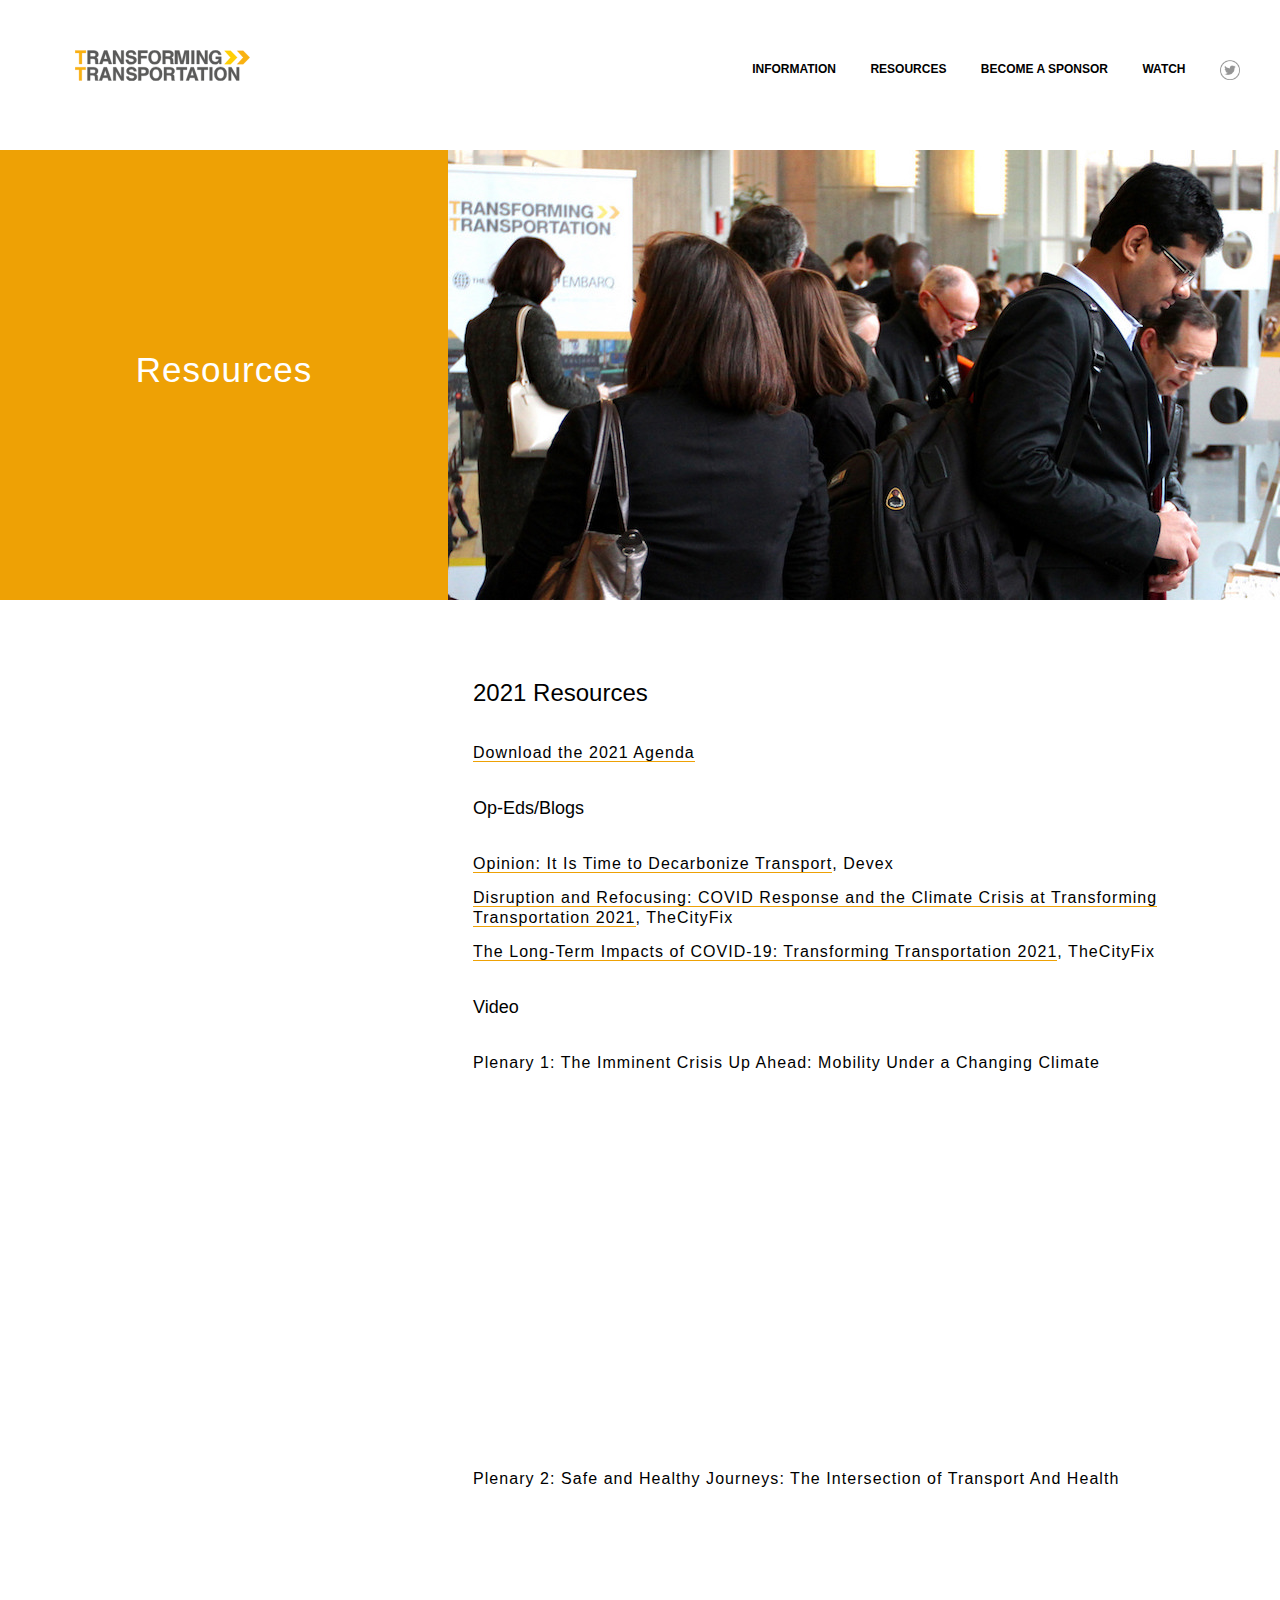
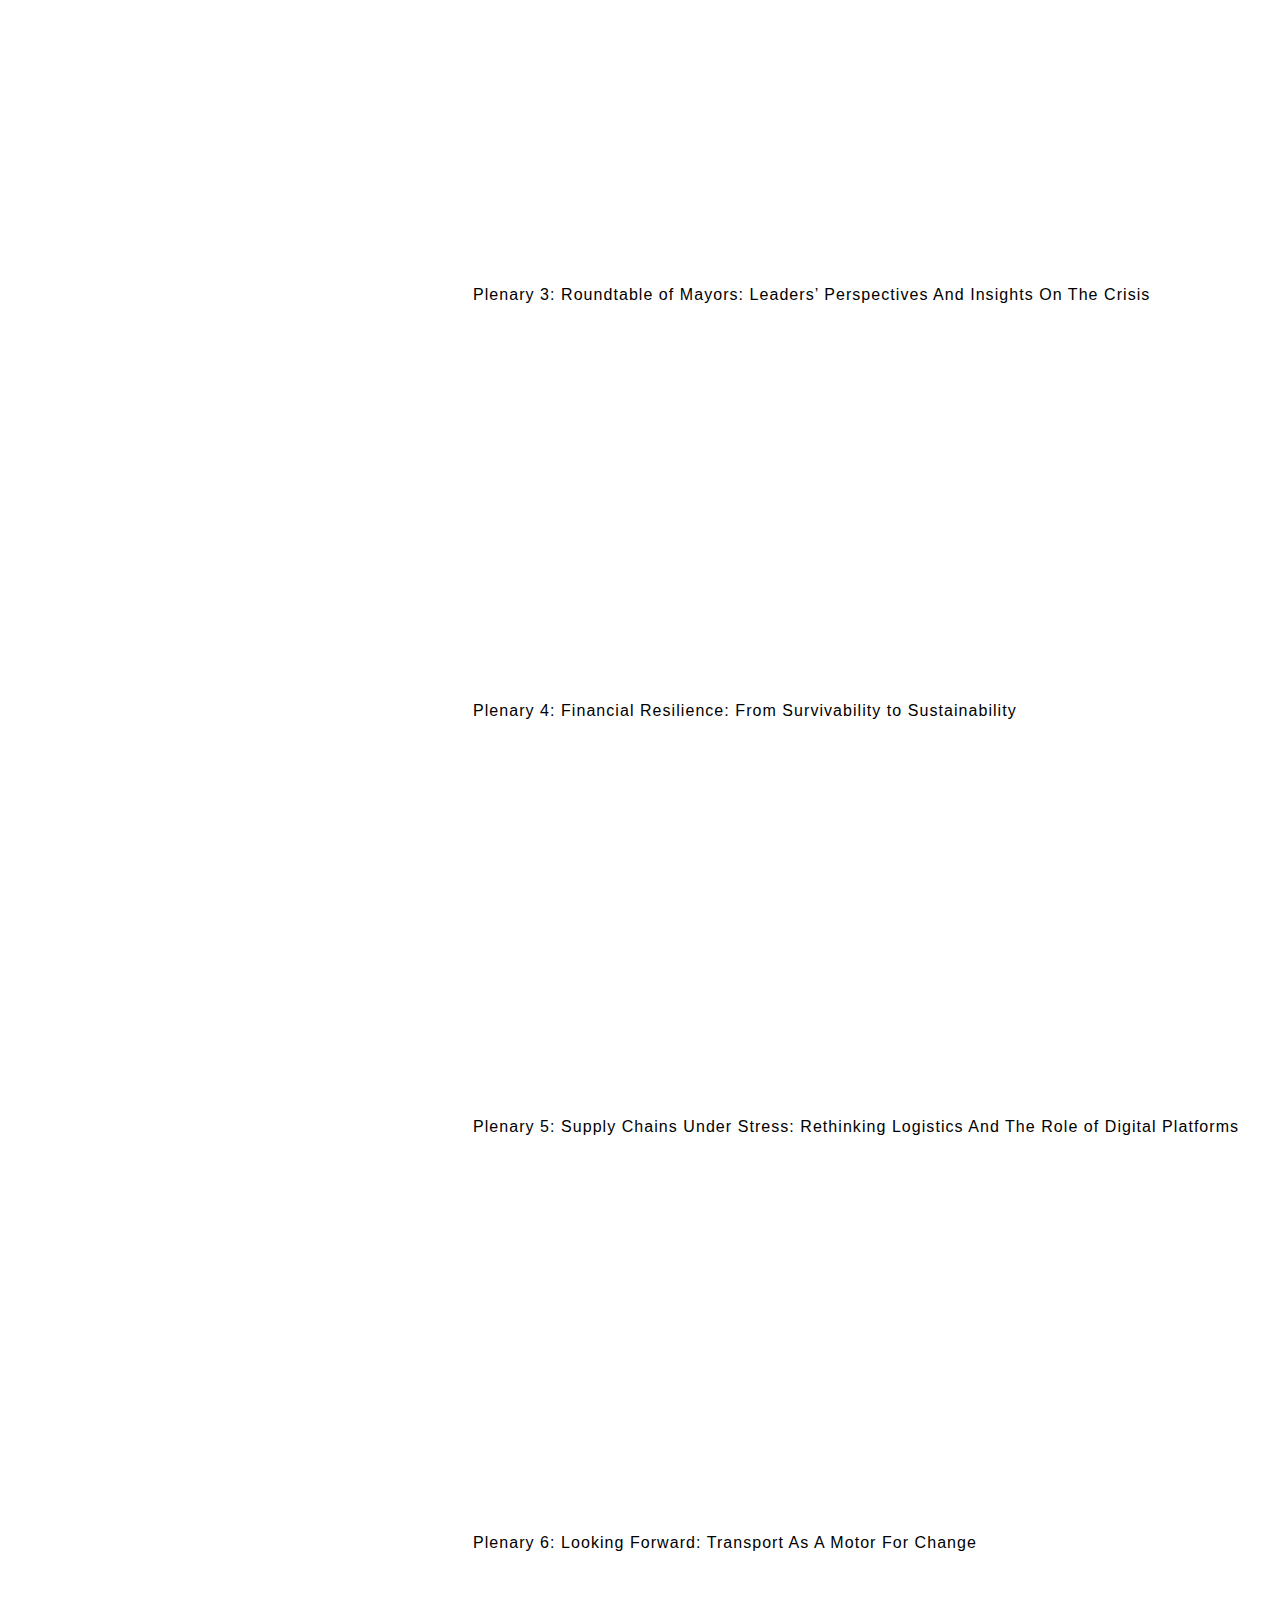
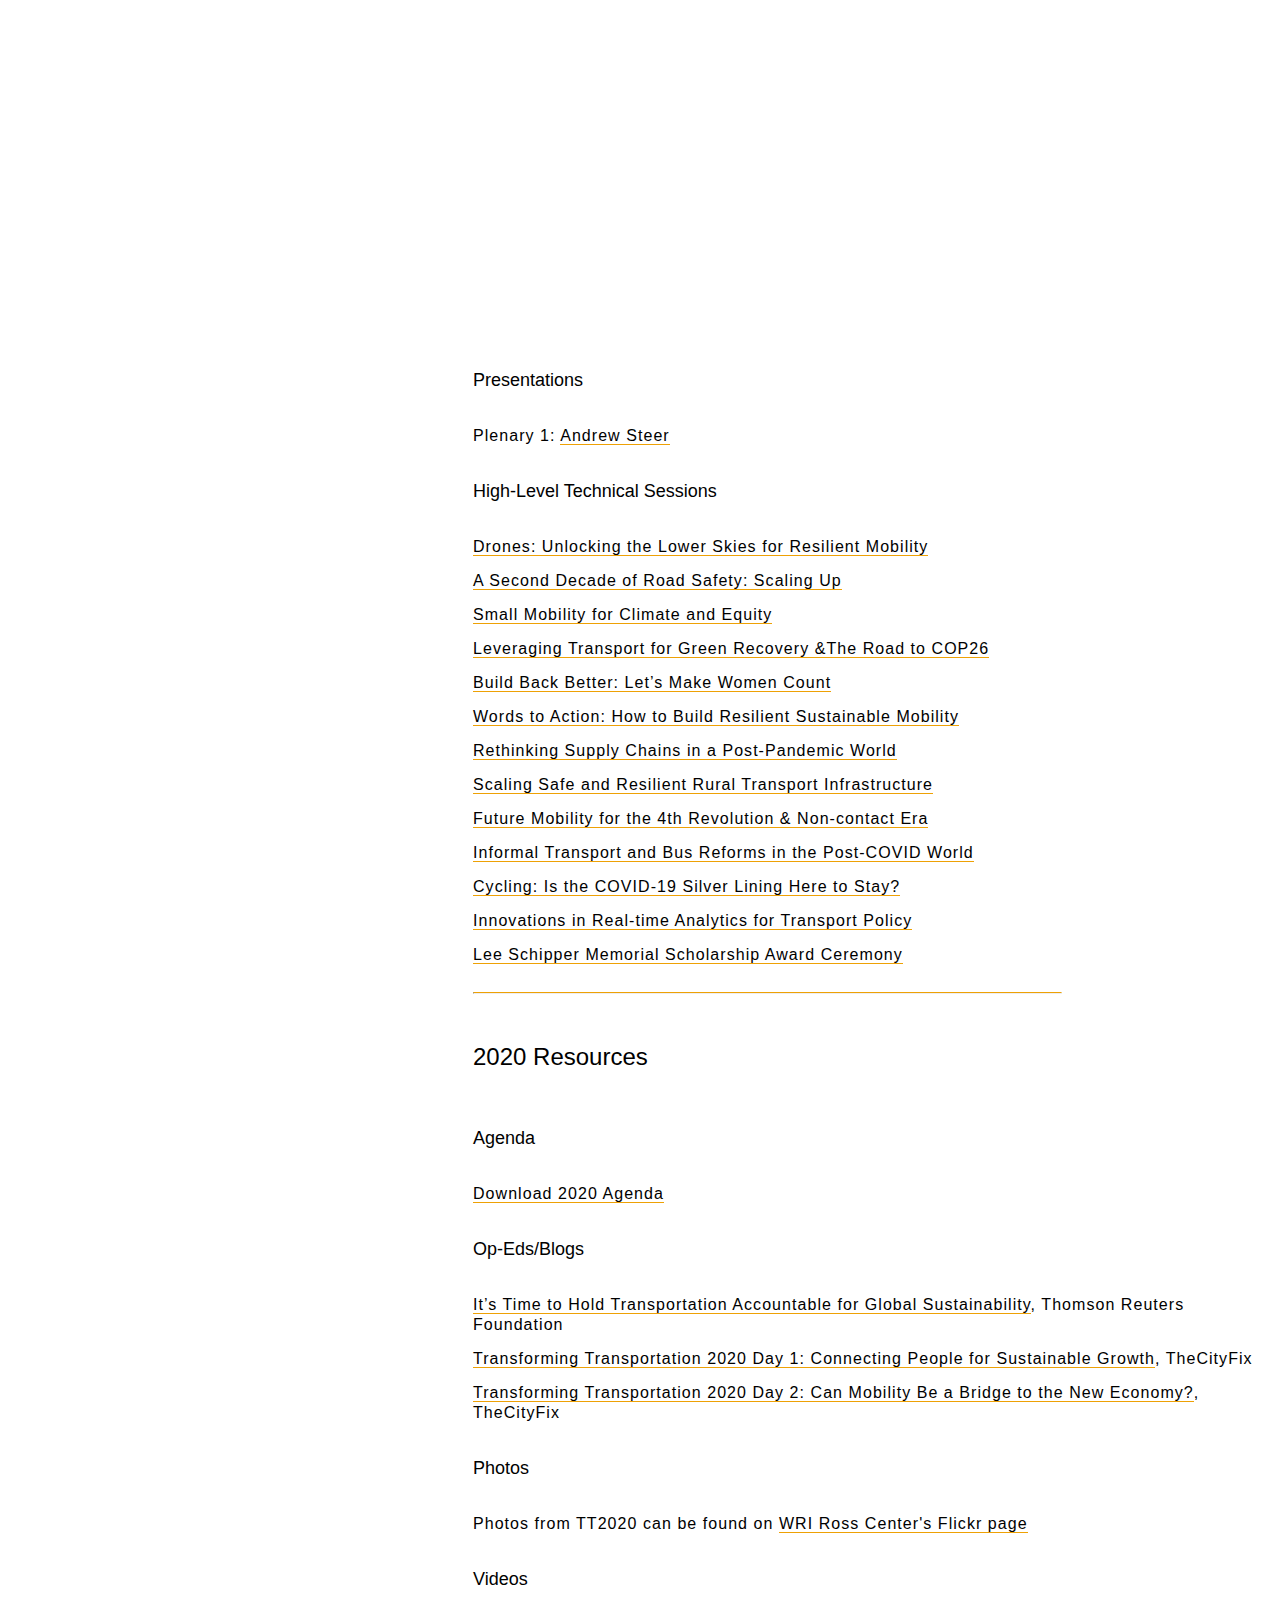
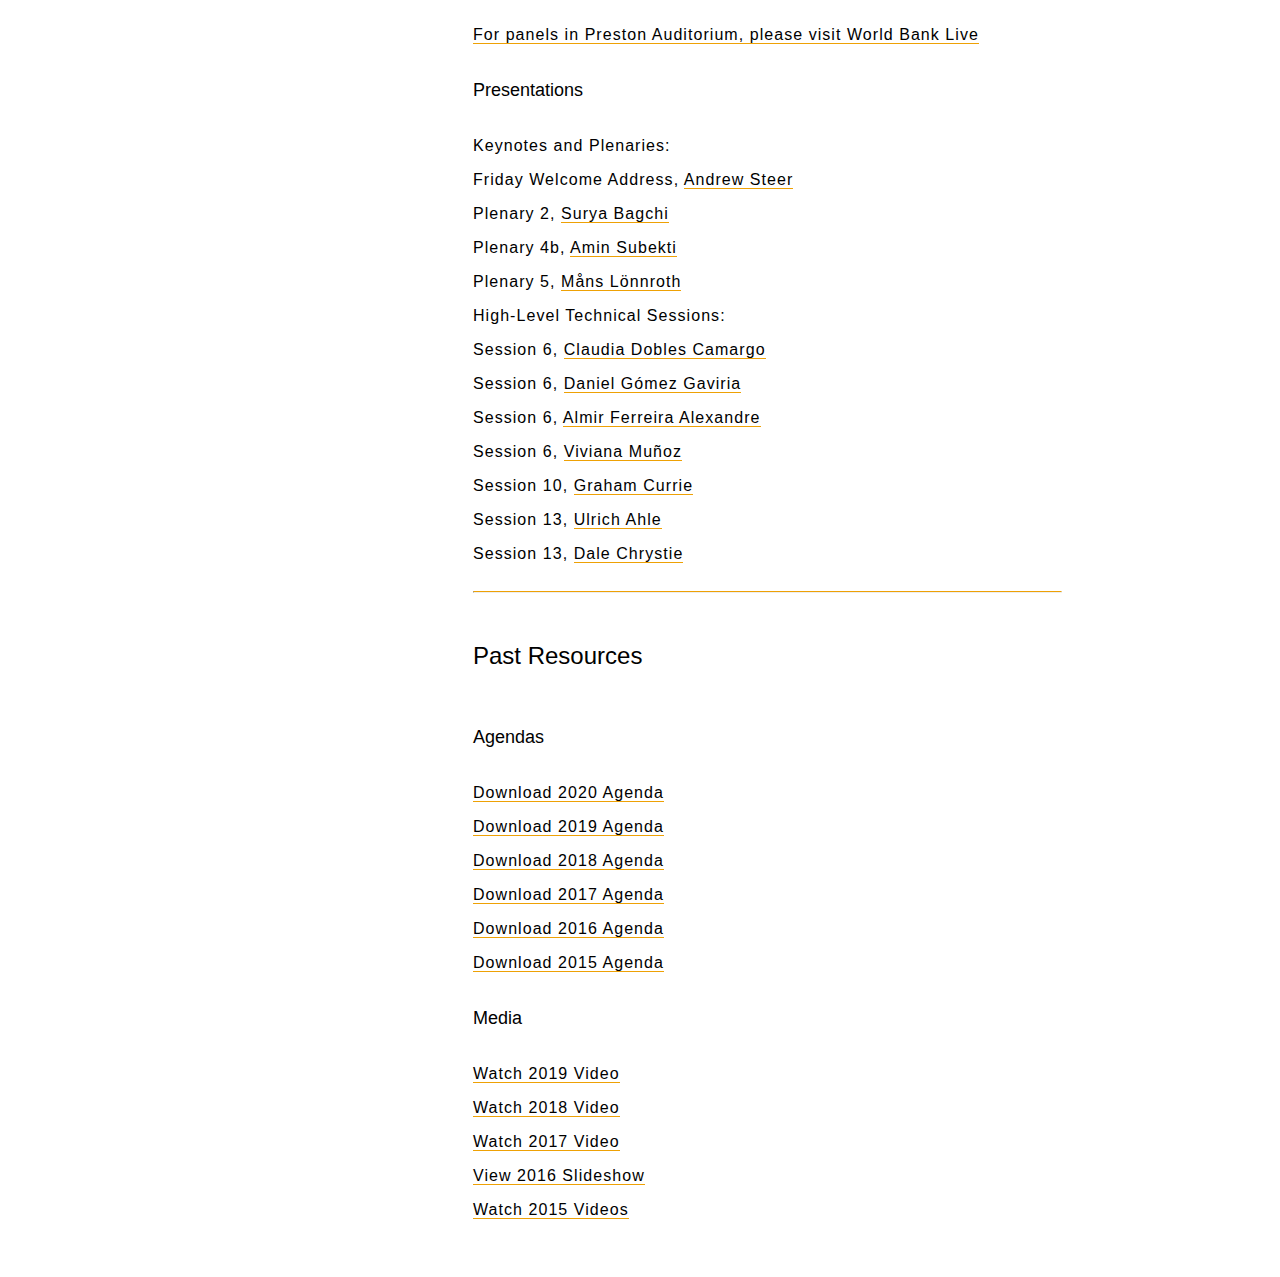
<file: transforming-transportation/resources/index.html>
<!DOCTYPE html>
<html lang="en">
<head>

<!-- Global site tag (gtag.js) - Google Analytics -->
<script async src="https://www.googletagmanager.com/gtag/js?id=UA-1706823-30"></script>
<script>
  window.dataLayer = window.dataLayer || [];
  function gtag(){dataLayer.push(arguments);}
  gtag('js', new Date());

  gtag('config', 'UA-1706823-30');
</script>

<title>Transforming Transportation | Resources</title>
<meta name="viewport" content="width=device-width">
<meta charset="UTF-8">
<meta name="description" content="Transforming Transportation 2021, co-hosted by the World Resources Institute and the World Bank, will take place virtually from February 3-5, 2021.">
<meta name="keywords" content="transforming transportation, cities, transforming transportation 2019, mobility conference, WRI Ross Center for Sustainable Cities, World Bank, EMBARQ">
<meta name="author" content="WRI Ross Center for Sustainable Cities">
<meta property="og:url" content="https://www.transformingtransportation.org/resources/" />
<meta property="og:type" content="website" />
<meta property="og:title" content="Transforming Transportation | Resources" />
<meta property="og:description" content="Transforming Transportation 2021 will bring together sustainable mobility world leaders from the public, private, academic and civil society spheres in a global virtual event to discuss the path forward." />
<meta property="og:image" content="https://www.transformingtransportation.org/files/tt-resources-header.jpg" />
<link rel="shortcut icon" href="../files/tt-favicon.ico" type="image/x-icon">
<link rel="stylesheet" href="../css/normalize.css" type="text/css">
<link rel="stylesheet" href="../css/style.css" type="text/css">
</head>



<body>

    <header>
        <div id="tt-header">
             
             <a href="../"><img class="tt-logo" src="../files/tt-logo.svg"></a>
             <label for="tt-responsive">&#9776;</label>
             <input type="checkbox" id="tt-responsive">
             <nav>
               
               <ul>
                  <li><a href="../information">Information</a></li>
                  <li>Resources</li>
                  <li><a href="../become-a-sponsor">Become a Sponsor</li></a>
                  <li><a href="https://live.worldbank.org/transforming-transportation-2021" target="_blank">Watch</a></li>
                  <li><a href="https://twitter.com/hashtag/TTDC21" target="_blank"><img src="../files/twitter-icon.png"></a></li>
               </ul>
             </nav>
       </div>
   </header>

   <div id="main-body">

        <div id="section-1">
            
            <div id="section-1-1" class="tt-section">
    
              <h1>Resources</h1>

            </div>
     
           <div id="section-1-2" class="tt-section tt-resources tt-page-2"></div>
        
        </div>
 
        <div id="section-2">
     
           <div id="section-2-1" class="tt-section tt-page-2"></div>
     
           <div id="section-2-2" class="tt-section tt-resources tt-page-2">
          
                  <h2 class="tt-resources-header">2021 Resources</h2>

                    		<p><a href="../files/2021-agenda.pdf">Download the 2021 Agenda</a></p>
                    		
                    		
                    	<h2>Op-Eds/Blogs</h2>
                    	
							<p><a href="https://www.devex.com/news/sponsored/opinion-it-is-time-to-decarbonize-transport-99031">Opinion: It Is Time to Decarbonize Transport</a>, Devex</p>

							<p><a href="https://thecityfix.com/blog/disruption-and-refocusing-covid-response-and-the-climate-crisis-at-transforming-transportation-2021/">Disruption and Refocusing: COVID Response and the Climate Crisis at Transforming Transportation 2021</a>, TheCityFix</p>

							<p><a href="https://thecityfix.com/blog/the-long-term-impacts-of-covid-19-transforming-transportation-2021/">The Long-Term Impacts of COVID-19: Transforming Transportation 2021</a>, TheCityFix</p>

                    		
                    	<h2>Video</h2>
                    	
                    		<p><strong>Plenary 1: The Imminent Crisis Up Ahead: Mobility Under a Changing Climate</strong></p>
                    		
                    		<iframe src="https://www.youtube.com/embed/eIPDrcqK3Kk" frameborder="0" allow="accelerometer; autoplay; clipboard-write; encrypted-media; gyroscope; picture-in-picture" allowfullscreen></iframe>
                    		
                    		<p><strong>Plenary 2: Safe and Healthy Journeys: The Intersection of Transport And Health</strong></p>
                    		
                    		<iframe src="https://www.youtube.com/embed/gW-59tSkM_0" frameborder="0" allow="accelerometer; autoplay; clipboard-write; encrypted-media; gyroscope; picture-in-picture" allowfullscreen></iframe>
                    		
                    		<p><strong>Plenary 3: Roundtable of Mayors: Leaders’ Perspectives And Insights On The Crisis</strong></p>

							<iframe src="https://www.youtube.com/embed/8dkQpIq8nss" frameborder="0" allow="accelerometer; autoplay; clipboard-write; encrypted-media; gyroscope; picture-in-picture" allowfullscreen></iframe>

							<p><strong>Plenary 4: Financial Resilience: From Survivability to Sustainability</strong></p>
							
							<iframe src="https://www.youtube.com/embed/dFXQR2uC6kQ" frameborder="0" allow="accelerometer; autoplay; clipboard-write; encrypted-media; gyroscope; picture-in-picture" allowfullscreen></iframe>
							
							<p><strong>Plenary 5: Supply Chains Under Stress: Rethinking Logistics And The Role of Digital Platforms</strong></p>
 
 							<iframe src="https://www.youtube.com/embed/clupQkDfBwI" frameborder="0" allow="accelerometer; autoplay; clipboard-write; encrypted-media; gyroscope; picture-in-picture" allowfullscreen></iframe>
 							
							<p><strong>Plenary 6: Looking Forward: Transport As A Motor For Change</strong></p>
							
							<iframe src="https://www.youtube.com/embed/3kKfVvekZ1Q" frameborder="0" allow="accelerometer; autoplay; clipboard-write; encrypted-media; gyroscope; picture-in-picture" allowfullscreen></iframe>
                    	
                    	<h2>Presentations</h2>
                    	
                    		<p><strong>Plenary 1:</strong> <a href="https://drive.google.com/file/d/1ecsSb2hzzMBYAESLz6yNWbNYNQzCi-8e/view">Andrew Steer</a></p>
                    		
                    	<h2>High-Level Technical Sessions</h2>
                    	
							<p><a href="https://youtu.be/F1ZK5ubakDY">Drones: Unlocking the Lower Skies for Resilient Mobility</a></p>
							<p><a href="https://youtu.be/KUQ7KqWrkqo">A Second Decade of Road Safety: Scaling Up</a></p>
							<p><a href="https://youtu.be/aufTL89jJ1M">Small Mobility for Climate and Equity</a></p>
							<p><a href="https://youtu.be/_7Qw721hUtY">Leveraging Transport for Green Recovery &amp;The Road to COP26</a></p>
							<p><a href="https://youtu.be/dLP_1Ohyzu0">Build Back Better: Let&rsquo;s Make Women Count</a></p>
							<p><a href="https://youtu.be/5G_0fxR8fb4">Words to Action: How to Build Resilient Sustainable Mobility</a></p>
							<p><a href="https://youtu.be/t1QNzJGUM7M">Rethinking Supply Chains in a Post-Pandemic World</a></p>
							<p><a href="https://youtu.be/WGFi4_M56JU">Scaling Safe and Resilient Rural Transport Infrastructure</a></p>
							<p><a href="https://youtu.be/KIdB3zyCjDQ">Future Mobility for the 4th Revolution &amp; Non-contact Era</a></p>
							<p><a href="https://youtu.be/ToUnLFxAHU0">Informal Transport and Bus Reforms in the Post-COVID World</a></p>
							<p><a href="https://youtu.be/2xk0yUHSwVg">Cycling: Is the COVID-19 Silver Lining Here to Stay?</a></p>
							<p><a href="https://youtu.be/mc3CpJG0LAg">Innovations in Real-time Analytics for Transport Policy</a></p>
							<p><a href="https://youtu.be/q4MuQraRJ7Y">Lee Schipper Memorial Scholarship Award Ceremony</a></p>


                  <hr class="tt-hr">

                  <h2 class="tt-resources-header">2020 Resources</h2>
                

						<h2>Agenda</h2>

							<p><a href="../files/2020-agenda.pdf">Download 2020 Agenda</a></p>

						<h2>Op-Eds/Blogs</h2>

							<p><a href="http://news.trust.org/item/20200116170052-etv5y">It&rsquo;s Time to Hold Transportation Accountable for Global Sustainability</a>, Thomson Reuters Foundation</p>

							<p><a href="https://thecityfix.com/blog/transforming-transportation-2019-day-1-live-updates/">Transforming Transportation 2020 Day 1: Connecting People for Sustainable Growth</a>, TheCityFix</p>

							<p><a href="https://thecityfix.com/blog/transforming-transportation-2020-day-2-can-mobility-be-a-bridge-to-the-new-economy/">Transforming Transportation 2020 Day 2: Can Mobility Be a Bridge to the New Economy?</a>, TheCityFix</p>

						<h2>Photos</h2>

							<p>Photos from TT2020 can be found on <a href="https://flic.kr/s/aHsmKJaDpx">WRI Ross Center&#39;s Flickr page</a></p>

						<h2>Videos</h2>

							<p><a href="https://live.worldbank.org/transforming-transportation-2020">For panels in Preston Auditorium, please visit World Bank Live</a></p>

						<h2>Presentations</h2>

							<p><strong>Keynotes and Plenaries:</strong></p>

							<p>Friday Welcome Address, <a href="https://drive.google.com/open?id=17MiIVjEQobEHKweSmipD1mewamTeAf2w">Andrew Steer</a></p>

							<p>Plenary 2, <a href="https://drive.google.com/open?id=1vn_Cl7BVPBfGsZmwoMPTRUPOG5V-llM1">Surya Bagchi</a></p>

							<p>Plenary 4b, <a href="ttps://drive.google.com/open?id=1SLQGrZsXTZqaRAjUhGdM70ANAkcnwDsb">Amin Subekti</a></p>

							<p>Plenary 5, <a href="https://drive.google.com/open?id=1PMtb_KUJAlP7xtGgPqJpyqNdeI7hWvSa">M&aring;ns L&ouml;nnroth</a></p>

							<p><strong>High-Level Technical Sessions:</strong></p>

							<p>Session 6, <a href="https://drive.google.com/open?id=1fR11IOa4ZOMEkwkTIc8Lk0KkPh8iVtb9">Claudia Dobles Camargo</a></p>

							<p>Session 6, <a href="https://drive.google.com/open?id=1QmJaMzVfduS3bVa4kmrSRaG-ONZ5HXV1">Daniel G&oacute;mez Gaviria</a></p>

							<p>Session 6, <a href="https://drive.google.com/open?id=18PIYi8Gzby3LqUc8_6Ej5J0IIzBQ1xfK">Almir Ferreira Alexandre</a></p>

							<p>Session 6, <a href="https://drive.google.com/open?id=1ZVm1jr53IEorvIOn9x2hf4je9ZXHaLrh">Viviana Mu&ntilde;oz</a></p>

							<p>Session 10, <a href="https://drive.google.com/file/d/1bzYj7vxlbORCM05dRJEqpa3LH_s0LFvk/view?usp=sharing">Graham Currie</a></p>

							<p>Session 13, <a href="https://drive.google.com/open?id=1YyxRdE4wjRG2oEdU10YsFuEzUXHepR4G">Ulrich Ahle</a></p>

							<p>Session 13, <a href="https://drive.google.com/open?id=1Ot7hlFBse0u4D2CUDuT4kP8iwHd0xAhx">Dale Chrystie</a></p>

             <hr class="tt-hr">
             
          	 <h2 class="tt-resources-header">Past Resources</h2>
                  
        			  <h2>Agendas</h2>
        			  	  <p><a href="../files/2020-agenda.pdf">Download 2020 Agenda</a></p>
        			   	  <p><a href="../files/2019-agenda.pdf">Download 2019 Agenda</a></p>
        			  	  <p><a href="../files/2018-agenda.pdf">Download 2018 Agenda</a></p>
        			  	  <p><a href="../files/2017-agenda.pdf">Download 2017 Agenda</a></p>
        			  	  <p><a href="../files/2016-agenda.pdf">Download 2016 Agenda</a></p>
        			  	  <p><a href="../files/2015-agenda.pdf">Download 2015 Agenda</a></p>
        			  
        			  <h2>Media</h2>
        			  	  <p><a href="https://live.worldbank.org/transforming-transportation-2019">Watch 2019 Video</a></p>
        			  	  <p><a href="https://live.worldbank.org/transforming-transportation-2018">Watch 2018 Video</a></p>
        			  	  <p><a href="https://live.worldbank.org/transforming-transportation-2017">Watch 2017 Video</a></p>
        			  	  <p><a href="https://www.flickr.com//photos/embarq/sets/72157662610956579/show/">View 2016 Slideshow</a></p>	      
        			      <p><a href="https://www.youtube.com/playlist?list=PLH5ymkqZ_8N-LaTzKzZdYTR7S8__XhSgM">Watch 2015 Videos</a></p>  
        			  	  		  	  
          </div>
     </div>
   
</div>
 

</body>

</html>
</file>
<file: transforming-transportation/css/style.css>
/*GENERAL*/

*{
margin: 0;
padding:0;
}

body{
font-family: 'Roboto', Helvetica, Arial, sans-serif;
background-color: white;
overflow-x: hidden;
}

p{
padding: 15px 0;
}

a{
text-decoration: none;
}

h2{
color: #EEA105;
font-size: 24px;
font-weight: lighter;
letter-spacing: 1.2px;
}



/* Top Banner */

div#tt-top-banner{
position: fixed;
top: 0px;
z-index: 50;
width: 100%;
padding: 2px 0px;
text-align: center;
background-color: #e98300;
}

div#tt-top-banner a{
color: white !important; 
}

div#tt-top-banner a:hover{
text-decoration: underline;
}

/*HEADER*/

header{
width: 100%;
position: fixed;
top: 0; /*Change back to 32px when banner is input */ 
background-color: white;
z-index: 2;
padding: 50px;
}

#tt-header .tt-logo{
width: 175px;
}

label, input{
position: fixed;
right: 0;
font-size: 30px;
padding: 0 25px;
color: grey;
cursor: pointer;
top: 45px; /*Change back to 75px when banner is input */
}

input{
display: none;
}

nav{
display: none;
}

#tt-responsive:checked + nav{
display: block;
}

nav ul{
font-family: "Helvetica", sans-serif;
margin: 25px 0 0 0;
padding: 0;
}

nav ul li{
display: block;
padding: 12px 0px;
text-transform: uppercase;
font-weight: bold;
font-size: 12px;
}

nav ul li a{
color: black;
font-weight: bold !important;
}

nav ul li a:hover{
color: #EEA105;
transition: all ease 0.7s;
}

nav img{
width: 20px;
vertical-align: middle;
}

/*PARTNER LOGOS*/

#tt-logos{
/*max-width: 50%*/
margin: 25px auto;
}

.tt-organizers, .tt-partners{
margin: 25px 0;
}

#tt-logos img{
vertical-align: middle;
display: block;
}

.tt-partners-block img{
width: 125px;
padding: 25px 0;
margin: 0 auto;
display: block;
filter: grayscale(100%);
-webkit-filter: grayscale(100%);
}

.tt-organizers img{
width: 100%;
padding: 25px 0;
margin: 0 auto;
/* filter: grayscale(100%);
-webkit-filter: grayscale(100%); */
}

.tt-partners-table{
display: none;
}

.tt-partners-fixed-height{
height: 85px;
width: auto !important;
}

.tt-hosts{
font-size: 18px !important;
font-weight: lighter;
}

#tt-logos h2{
font-size: 18px;
text-transform: uppercase;
text-decoration: underline;
letter-spacing: 1px;
}


/*BODY*/

#main-body{
width: 100%;
position: relative;
top: 134px;
}

#section-1{
color: white;
}

#section-1-1{
background-color: #EEA105;
box-sizing: border-box;
height: 100%;
}

#section-1-2{
background-image: url('../files/tt-home-hero-2021.jpg');
background-size: cover;
background-position: center;
height: 300px;
}

#section-2-1{
background-color: grey;
height: auto;
color: white;
}


#section-2-1 a{
color: white;
text-transform: uppercase;
font-size: 20px;
letter-spacing: 1.1px;
padding: 0px;
}

#section-2-1 a:hover{
color: #EEA105;
transition: all ease 1s;
}

#section-2-2{
letter-spacing: 1.05px;
font-weight: lighter;
font-size: 16px;
line-height: 1.5;
}


.tt-section{
padding: 50px;
box-sizing: border-box;
}

.tt-theme{
font-weight: lighter;
text-transform: uppercase;
font-size: 28px;
line-height: 1.25;
letter-spacing: 2px;
padding: 100px 50px !important;
}


.tt-font-bold{
font-weight: normal !important;
letter-spacing: 1.05px;
}

.tt-intro{
font-size: 20px;
color: black;
font-weight: lighter;
letter-spacing: 1px;
line-height: 1.4;
}

.tt-date{
font-family: 'Calibri', sans-serif;
font-size: 20px;
text-transform: uppercase;
letter-spacing: 1.2px;
font-weight: normal;
padding: 10px 0;
}

.tt-agenda-button{
text-transform: uppercase;
letter-spacing: 1.05px;
font-weight: normal;
}

.tt-contact::before{
content: url('../files/tt-mail-icon.svg');
vertical-align: middle;
padding: 5px;
}

.tt-connect{
font-weight: normal !important;
font-size: 16px;
color: black;
text-transform: uppercase;
}
.tt-connect a{
color: black;
}

.tt-hash{
color: #EEA105;
}

.tt-hash a{
color: inherit;
}

.tt-hr{
border-top: solid 1px #EEA105;
margin: 20px 0;
width: 75%;
}

.tt-list{
margin-left: 25px;
color: #808080;
}

.tt-list p{
color: black !important;
}

.tt-home-hr{
border-top: solid 1px #EEA105;
margin: 20px 0;
width: 100%;
}

.tt-registration{
color: #EEA015;
font-size: 14px;
}

.tt-registration a{
color: black;
font-weight: normal;
}

.tt-registration a:hover{
color: #EEA015;
transition: all ease 1s;
}

.tt-header-grey{
text-transform: uppercase;
font-weight: 500 !important;
font-size: 22px !important;
color: #808080 !important;
}

.tt-gold{
color: #EEA105;
font-weight: 500;
}

.tt-bold-header{
font-size: 18px !important;
color: #EEA105 !important;
font-weight: 700 !important;
text-transform: uppercase;
}

iframe{
width: 100%;
height: 325px;
margin: 25px 0;
}


/* FEATURED SPEAKERS */

.tt-featured-speaker{
margin: 30px 0;
}

.tt-featured-speaker img{
float: left;
margin-right: 20px;
width: 160px;
}

.featured-speaker img{
width: 100%;
}

.featured-speaker{
display: inline-block;
width: calc(49% - 25px);
margin-right: 25px;
vertical-align: top;
}

@media screen and (min-width: 700px){

/*HEADER*/

header{
padding: 50px 25px;
}

.tt-logo{
float: left;
margin: 0 50px;
}

label, input{
display: none;
}

nav{
float: right;
display: block;
margin: 0px 50px 0px 0px;
}

nav ul{
margin: 9px 0 0 0;
}

nav ul li{
display: inline-block;
padding: 0px 15px;
}

/*BODY*/

.tt-section{
padding: 50px 75px;
}

#main-body{
top: 150px;
}

.tt-theme{
font-size: 30px;
padding: 0px 75px !important;
height: 50%;
margin: 25% 0;
}

#section-1{
width: 100vw;
height: 450px;
}

#section-2{
clear: both;
width: 100vw;
}

#section-1-1{
height: 100%;
}

#section-1-2{
height: 100%;
}

#section-1-1, #section-2-1{
float: left;
width: 35vw;
}

#section-1-2, #section-2-2{
width: 65vw;
float: right;
}

#section-2-1{
height: 150px;
outline: dotted 1px #EEA105;
outline-offset: 10px;
}

#section-2-2 p{
padding: 20px 0px;
}
}


/*FOR PARTNER LOGOS ONLY*/

@media screen and (min-width: 1300px){ 
.tt-partners-table{
display: block;
}

.tt-partners-block{
display: none;
}

.tt-partners-table img{
width: 6vw;
padding: 15px 40px 15px 40px;
margin: 0 auto;
display: block;
filter: grayscale(100%);
-webkit-filter: grayscale(100%);
}

#tt-logos{
max-width: 100%;
padding: 25px 0;
margin: 0;
}

.tt-organizers{
max-width: 100%;
margin: 0 auto 20px auto;
}

.tt-organizers img{
display: inline-block !important;
padding: 0 15px;
width: 100%;
}

.tt-partners{
max-width: 90%;
margin: 0 auto;
padding: 0 25px;
}

.tt-sponsor img{
width: 8vw;
height: auto !important;
}

.tt-partners-secondary{
height: 1.5vw !important;
width: auto !important;
padding: 0px 0px !important;
}

.tt-partners-fixed-height{
height: 4vw;
width: auto !important;
}
}

@media screen and (max-width: 1132px) and (min-width: 699px){

#section-1{
height: 400px;
}

#section-1-1{
width: 40vw;
}

#section-1-2{
width: 60vw;
}

#section-2-1{
width: 40vw;
}

#section-2-2{
width: 60vw;
}

.tt-theme{
font-size: 2.5vw;
}

.tt-date{
font-size: 2vw;
}
}


/*INFORMATION, RESOURCES, MEMBER PAGES*/


#main-body{
margin-bottom: 0;
}

.tt-location{
display: none;
}

#section-2-1.tt-page{
display: none;
}

#section-2-1.tt-page-2{
display: none;
}

#section-1-2.tt-general-info{
background-image: url('../files/world-bank-header.jpg');
background-position: center;
background-repeat: no-repeat;
background-size: cover;
}

#section-1-2.tt-resources{
background: url('../files/tt-resources-header.jpg') !important;
background-position: center;
background-repeat: no-repeat;
background-size: cover;
}

#section-1-2.tt-member{
background: url('../files/tt-member-header-2021.jpg');
background-position: center;
background-repeat: no-repeat;
background-size: cover;
}

#section-1.tt-page{
border: none;
height: 125px;
padding: 50px 75px;
}

.tt-page-2{
background: none;
}

.tt-resources{
padding: 50px;
}

.tt-resources-header{
font-size: 24px !important;
}

.tt-map{
width: 100%;
height: 350px;
margin: 50px 0;
}

.tt-resources p{
padding: 7px 0 !important;
line-height: 1.25;
}

.tt-resources h2{
font-size: 18px;
color: black;
font-weight: normal;
letter-spacing: 0px;
padding: 25px 0;
}

.tt-resources-hr {
width: 50%;
border-top: solid 0.4px #EEA105;
margin: 25px 0px;
}

.tt-resources a{
color: black;
}

.tt-page-2 a{
border-bottom: solid 1px #EEA105;
word-wrap: break-word;
}

.tt-highlighted{
border-bottom: solid 1px #EEA105;
}

#section-1 h1{
font-weight: lighter;
letter-spacing: 1.05px;
color: white;
font-size: 24px;
text-align: center;
}

.tt-resources a:hover{
color: #EEA105;
}

.tt-download{
border: solid #EEA105 0.5px;
border-radius: 15px;
padding: 10px !important;
margin: 25px 0px;
width: 250px;
text-align: center;
font-size: 16px;
}

.tt-download a{
color: #EEA105;
}

.tt-download:hover{
background-color: #EEA105;
}

.tt-download:hover a{
color: white;
}

.tt-about{
margin: 15px 0;
}


@media only screen and (min-width: 700px){
.tt-page{
margin-bottom: 50px !important;
}

#section-1.tt-page{
height: 400px;
}

/*#section-1 h1{
color: white;
margin: 125px 0px;
font-size: 35px;
text-align: center;
}*/

.tt-resources{
padding: 50px 25px !important;
}

.tt-map{
display: none;
}

.tt-page.section-2-2.tt-section{
padding: 0;
}

.tt-about{
width: 75%;
}

.tt-download{
display: inline-block;
margin: 25px 20px 25px 0px;
}
}

@media only screen and (min-width: 851px){
#section-1 h1{
color: white;
margin: 150px 0px;
font-size: 35px;
text-align: center;
}
}



@media only screen and (min-width: 701px) and (max-width: 850px){

#section-1 h1{
color: white;
margin: 125px 0px;
font-size: 26px;
text-align: center;
}
}

@media only screen and (min-width: 1000px){

.featured-speaker{
display: inline-block;
width: calc(32% - 25px);
}

iframe{
width: 560px;
}
}


/*BECOME A MEMBER PAGE */

#tt-member{
margin-bottom: 50px;
}

#tt-member > div{
margin-bottom: 25px;
}


.tt-member-block-header{
color: white;
text-align: center;
padding: 20px;
margin-bottom: 25px;
}

.tt-member-block strong{
font-weight: bold;
}

.tt-resources-bold{
font-weight: 700;
}

.tt-member-block-header p:nth-child(1){
font-weight: lighter;
font-size: 20px;
}


.tt-member-block-header:after{
content: url('../files/tt-member-page-icon.png');
position: relative;
top: 40px;
}

.tt-member-block-header p:nth-child(2){
font-weight: bold;
font-size: 22px;
}

.tt-knowledge .tt-member-block-header{
background-color: grey;
}

.tt-development .tt-member-block-header{
background-color: #f0ba00;
}

.tt-parallel .tt-member-block-header{
background-color: #e98300;
}

.tt-member-sponsor .tt-member-block-header{
background-color: #c51f24;
}


.tt-knowledge strong{
color: grey;
}

.tt-development strong{
color: #f0ba00;
}

.tt-parallel strong{
color: #e98300;
}

.tt-member-sponsor strong{
color: #c51f24;
}

.tt-member-contact{
font-weight: 600;
}

#tt-stats{
width: 80%;
margin: 0 auto;
text-align: center;
}

.tt-stats p{
font-size: 20px;
}

@media screen and (min-width: 950px){

#tt-stats{
width: 100%;
margin: unset;
text-align: left;
}

.tt-stats{
display: inline-block;
vertical-align: top;
margin-right: 50px;
width: calc(24% - 50px);
}
}

@media screen and (min-width: 1200px){

#tt-member{
display: flex;
display: -webkit-box;
display: -ms-flexbox;
display: -webkit-flex;
}

#tt-member > div{
flex: 1;
-webkit-box-flex: 1;
-webkit-flex: 1; 
-ms-flex: 1;  
padding-right: 20px;
padding-bottom: 0px;
}

.tt-member-block-header{
height: 125px;
}

.tt-member-block-header p:nth-child(1){
height: 65px;
}

.tt-member-block-header:after{
top: 10px;
}
}
</file>
